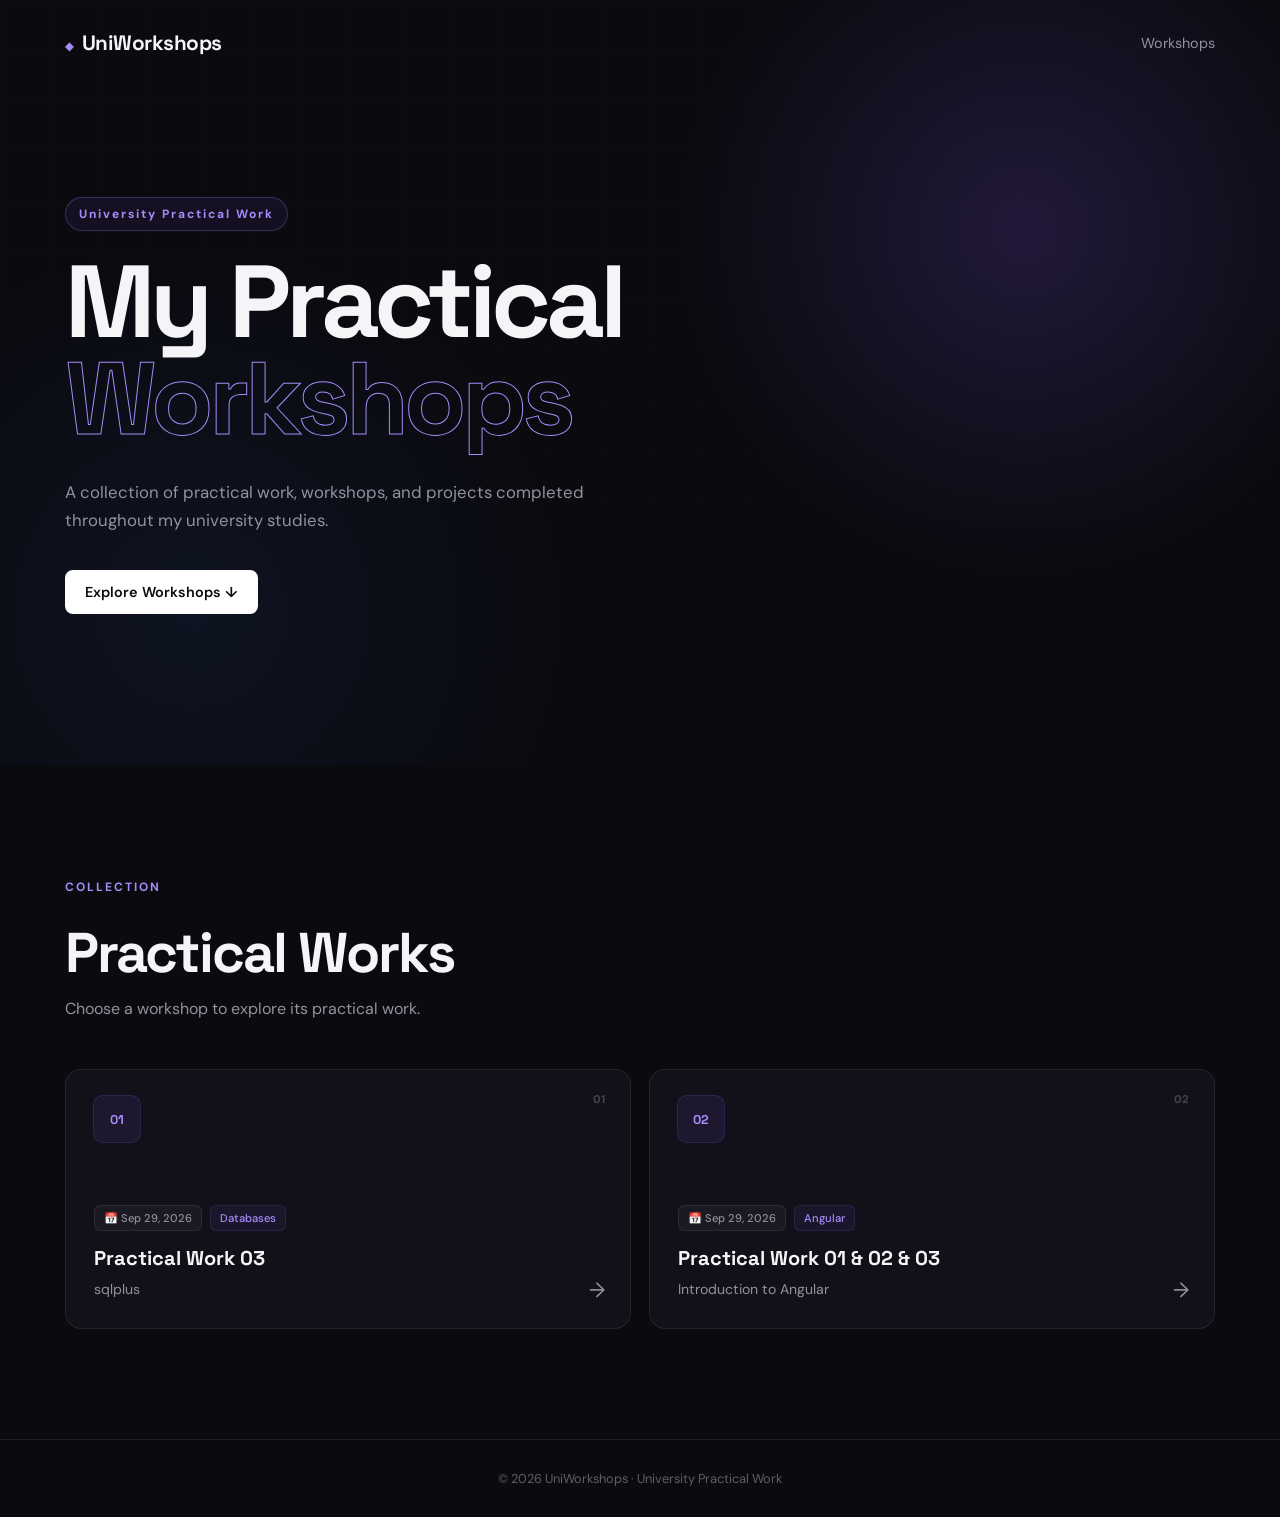
<file: index.html>
<!doctype html>
<html lang="en">
  <head>
    <meta charset="UTF-8" />
    <meta name="viewport" content="width=device-width, initial-scale=1.0" />
    <title>University Workshops</title>
    <link rel="stylesheet" href="style.css" />
  </head>
  <body>
    <header class="hero">
      <nav class="navbar">
        <h1 class="logo">UniWorkshops</h1>
        <a href="#workshops" class="nav-link">Workshops</a>
      </nav>

      <div class="hero-content">
        <span class="badge">University Practical Work</span>
        <h2>My Practical<br /><span>Workshops</span></h2>
        <p>
          A collection of practical work, workshops, and projects completed
          throughout my university studies.
        </p>
        <a href="#workshops" class="btn">Explore Workshops ↓</a>
      </div>
    </header>

    <main id="workshops">
      <section class="workshops-section" id="workshops">
        <div class="section-heading">
          <span class="section-label">COLLECTION</span>

          <h2>Practical Works</h2>

          <p>Choose a workshop to explore its practical work.</p>
        </div>

        <div id="workshops-container" class="workshops-container"></div>
      </section>

      <script src="script.js"></script>
    </main>

    <footer>
      <p>© 2026 UniWorkshops · University Practical Work</p>
    </footer>
  </body>
</html>
</file>
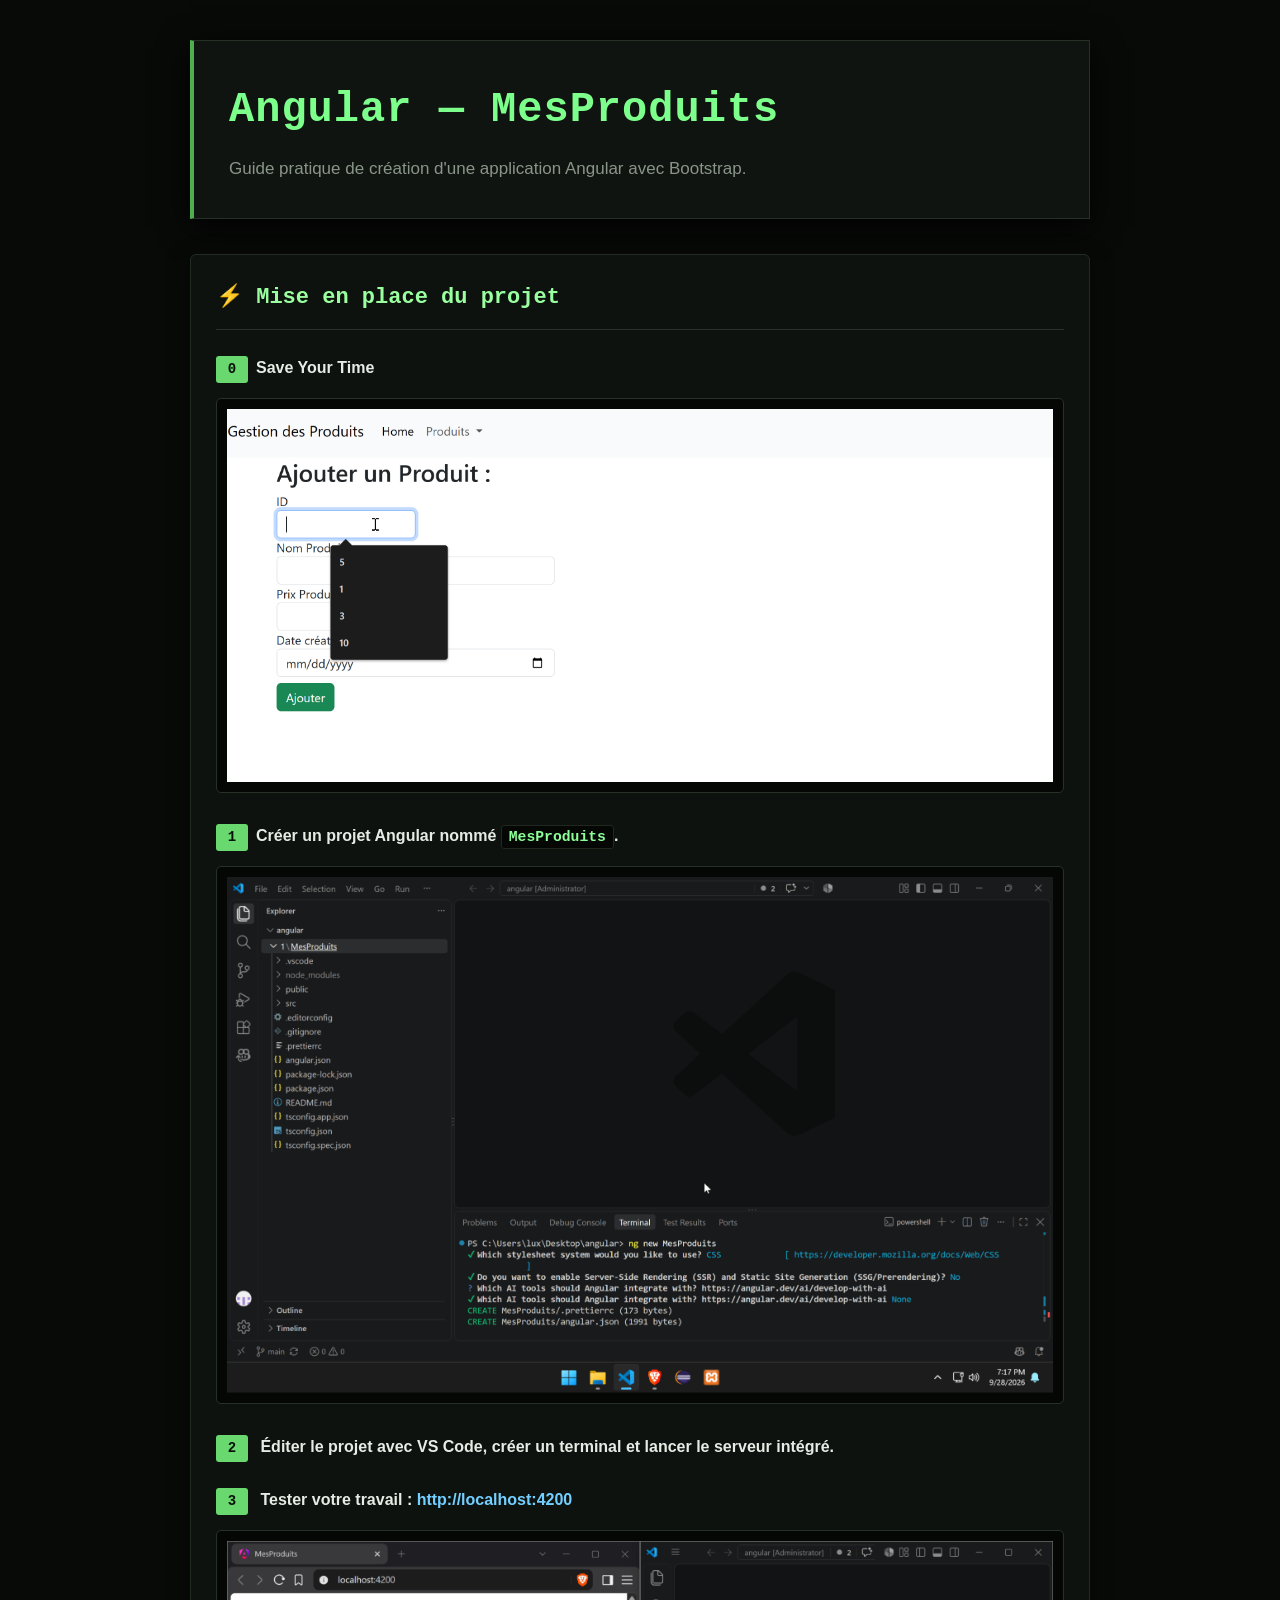
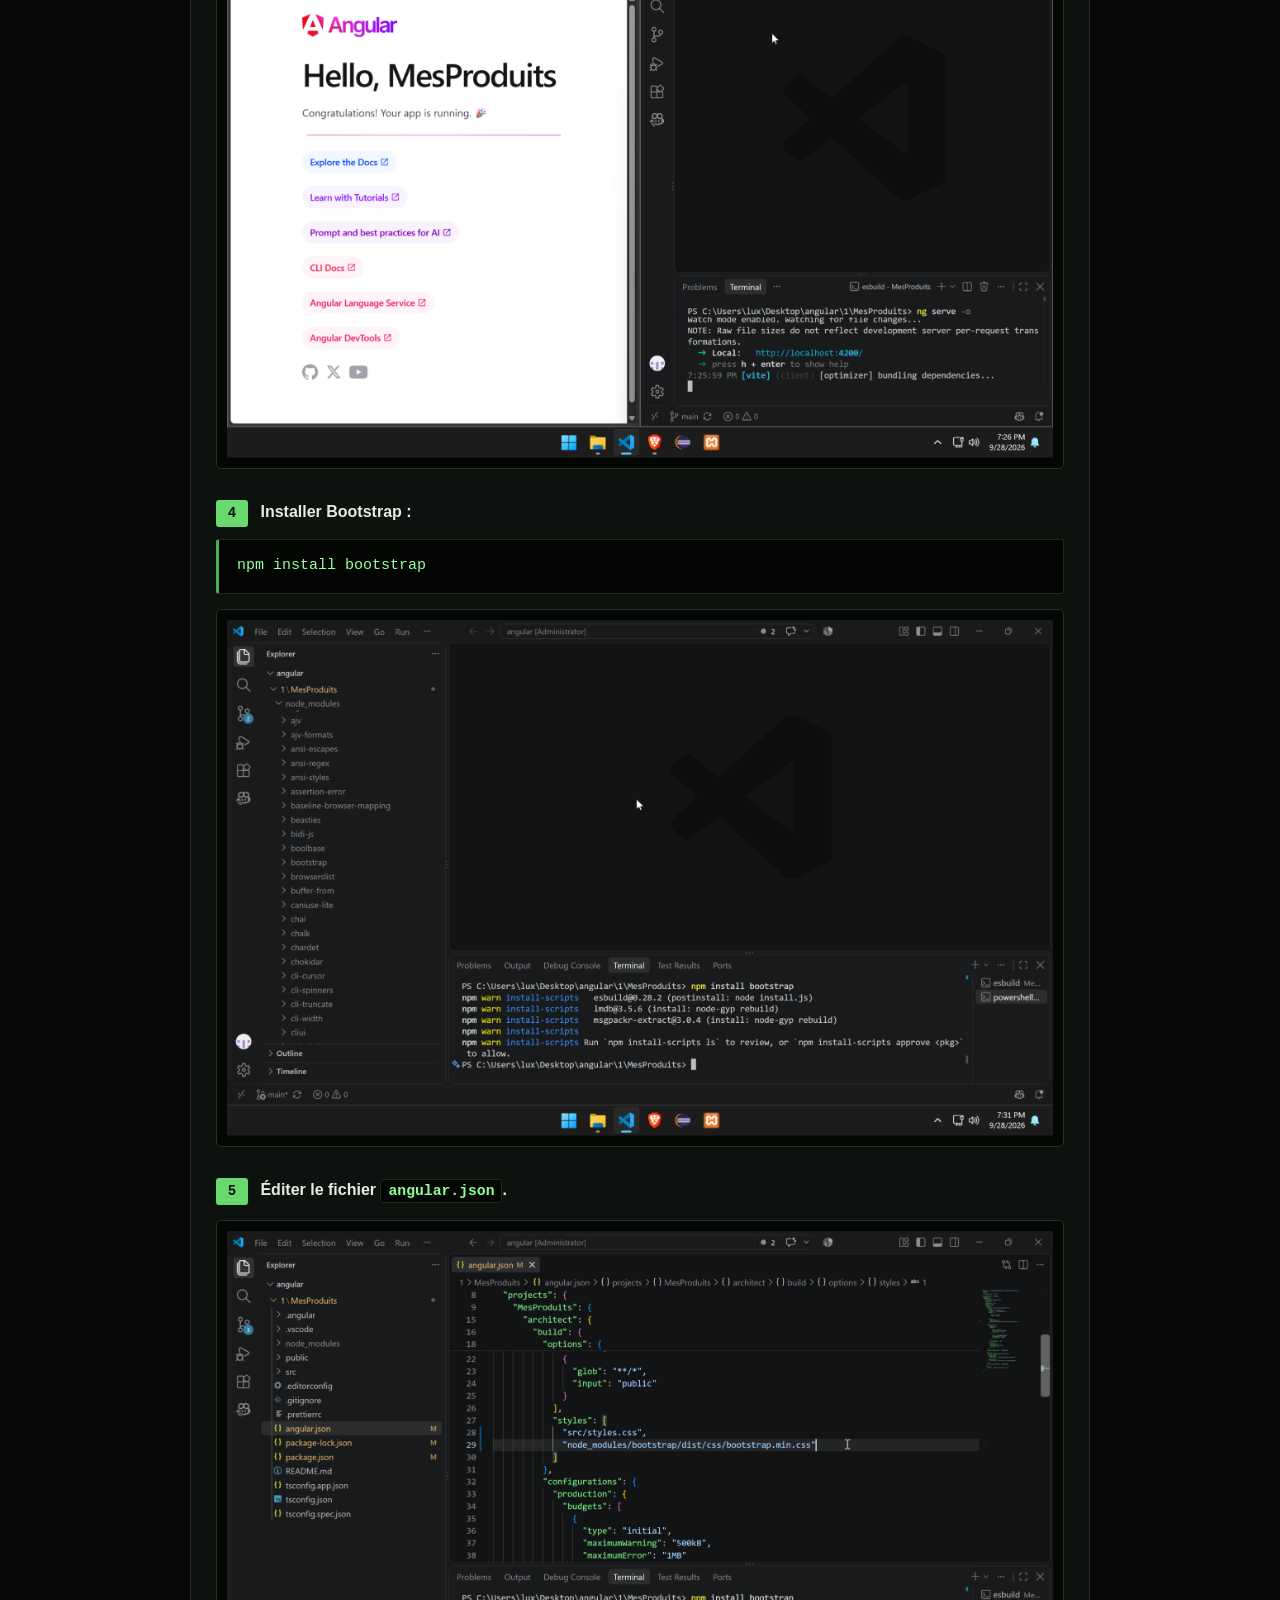
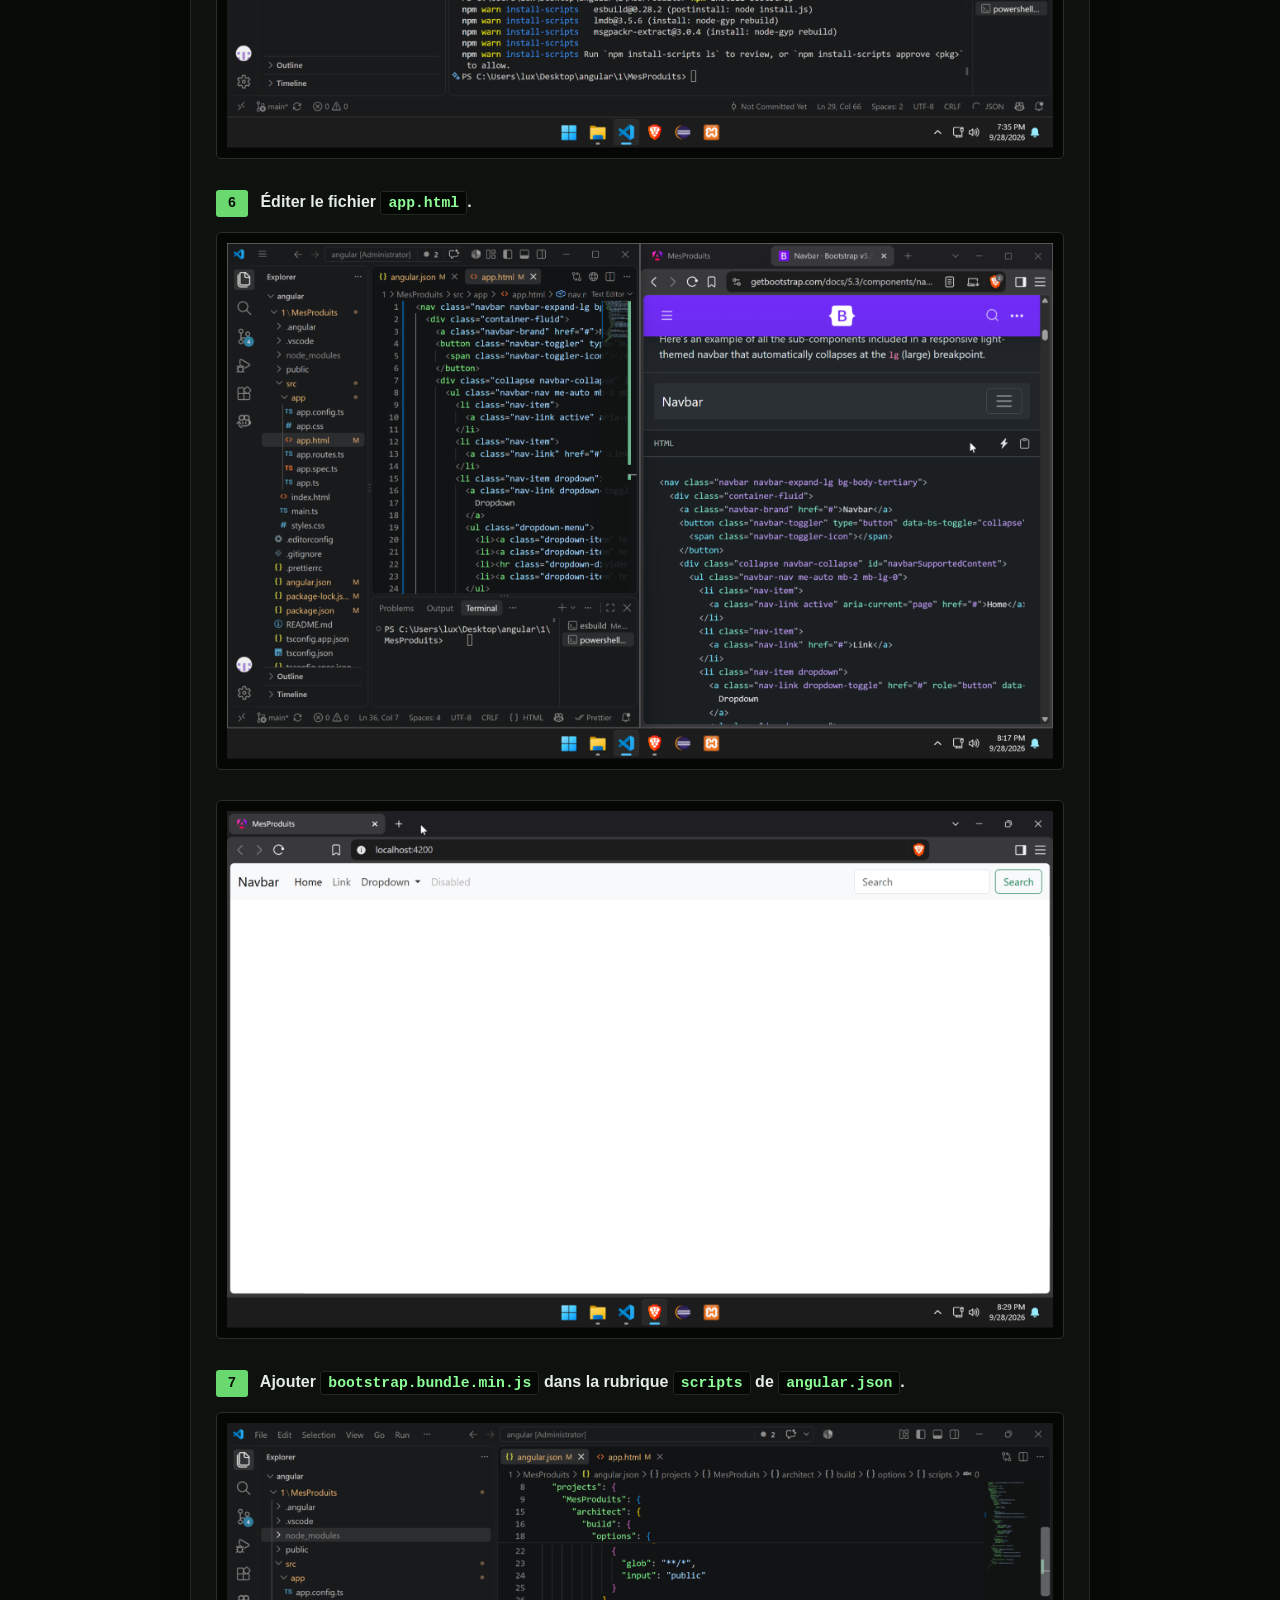
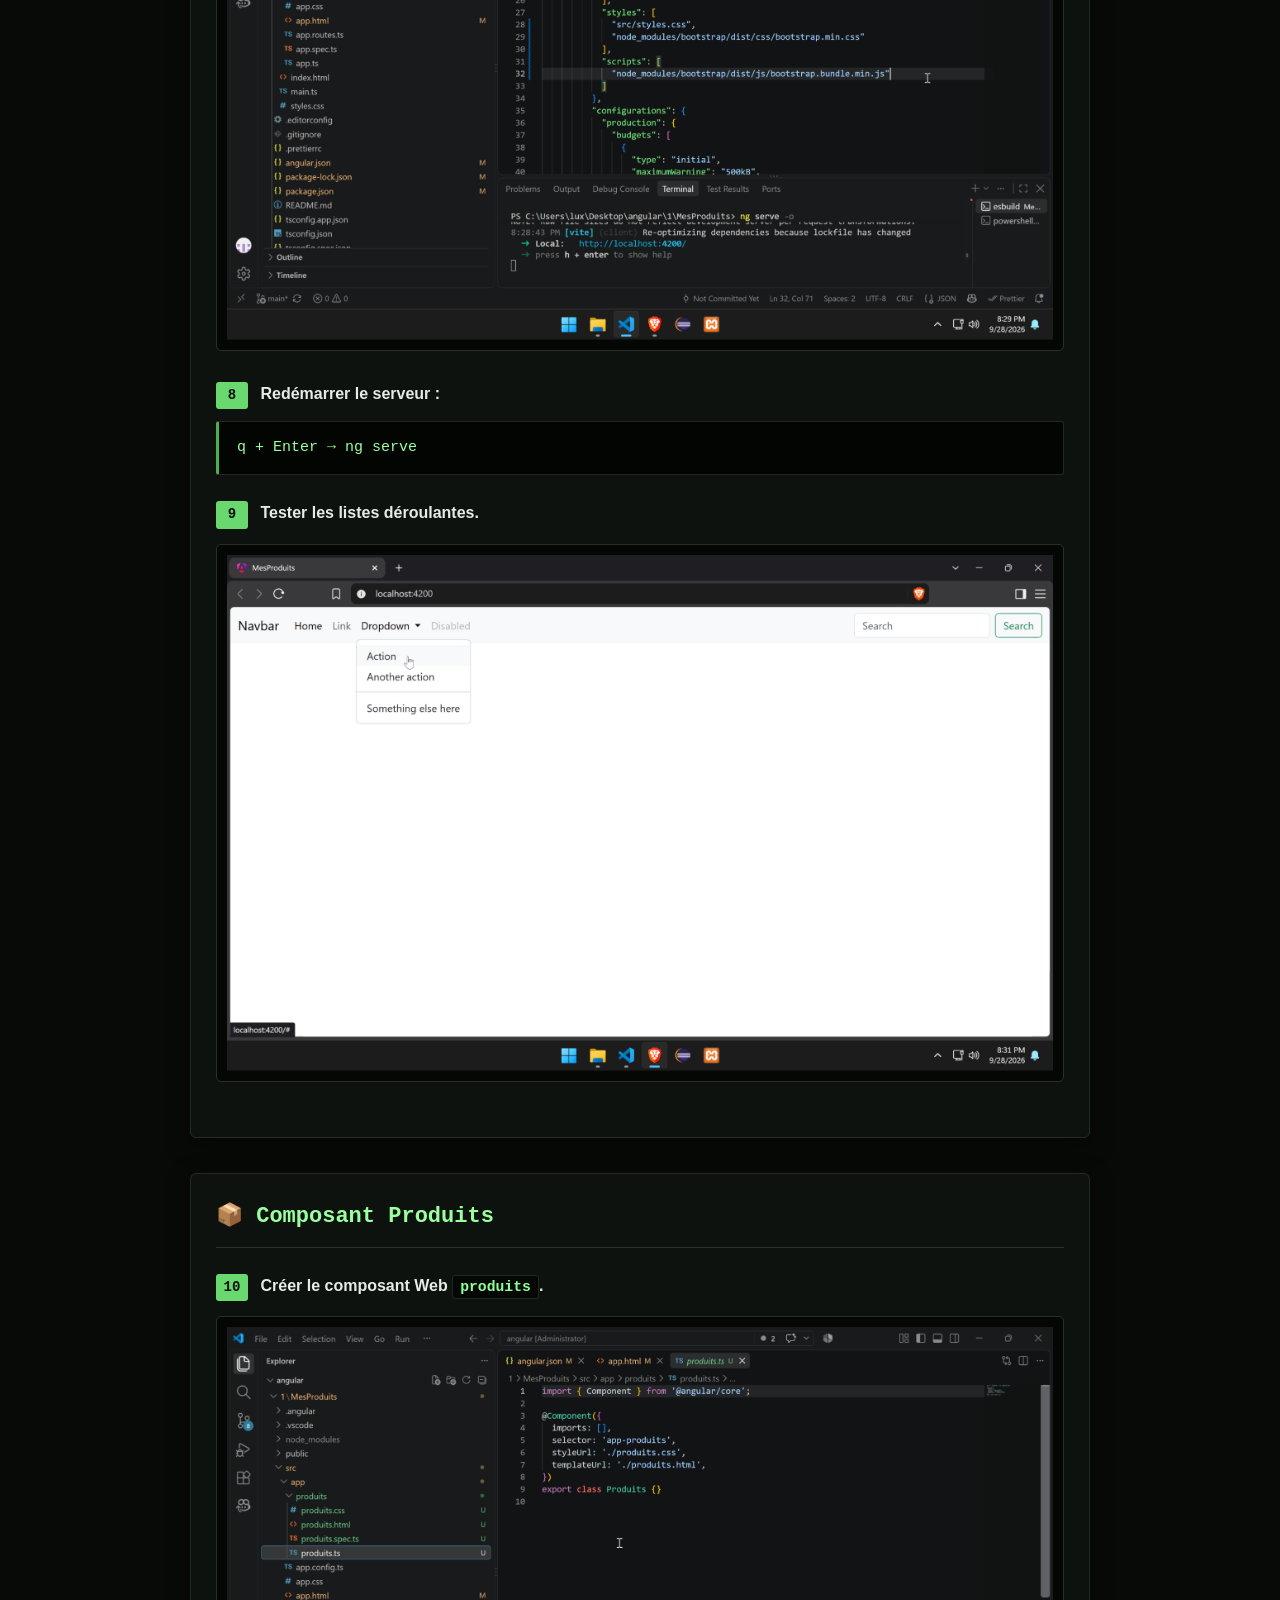
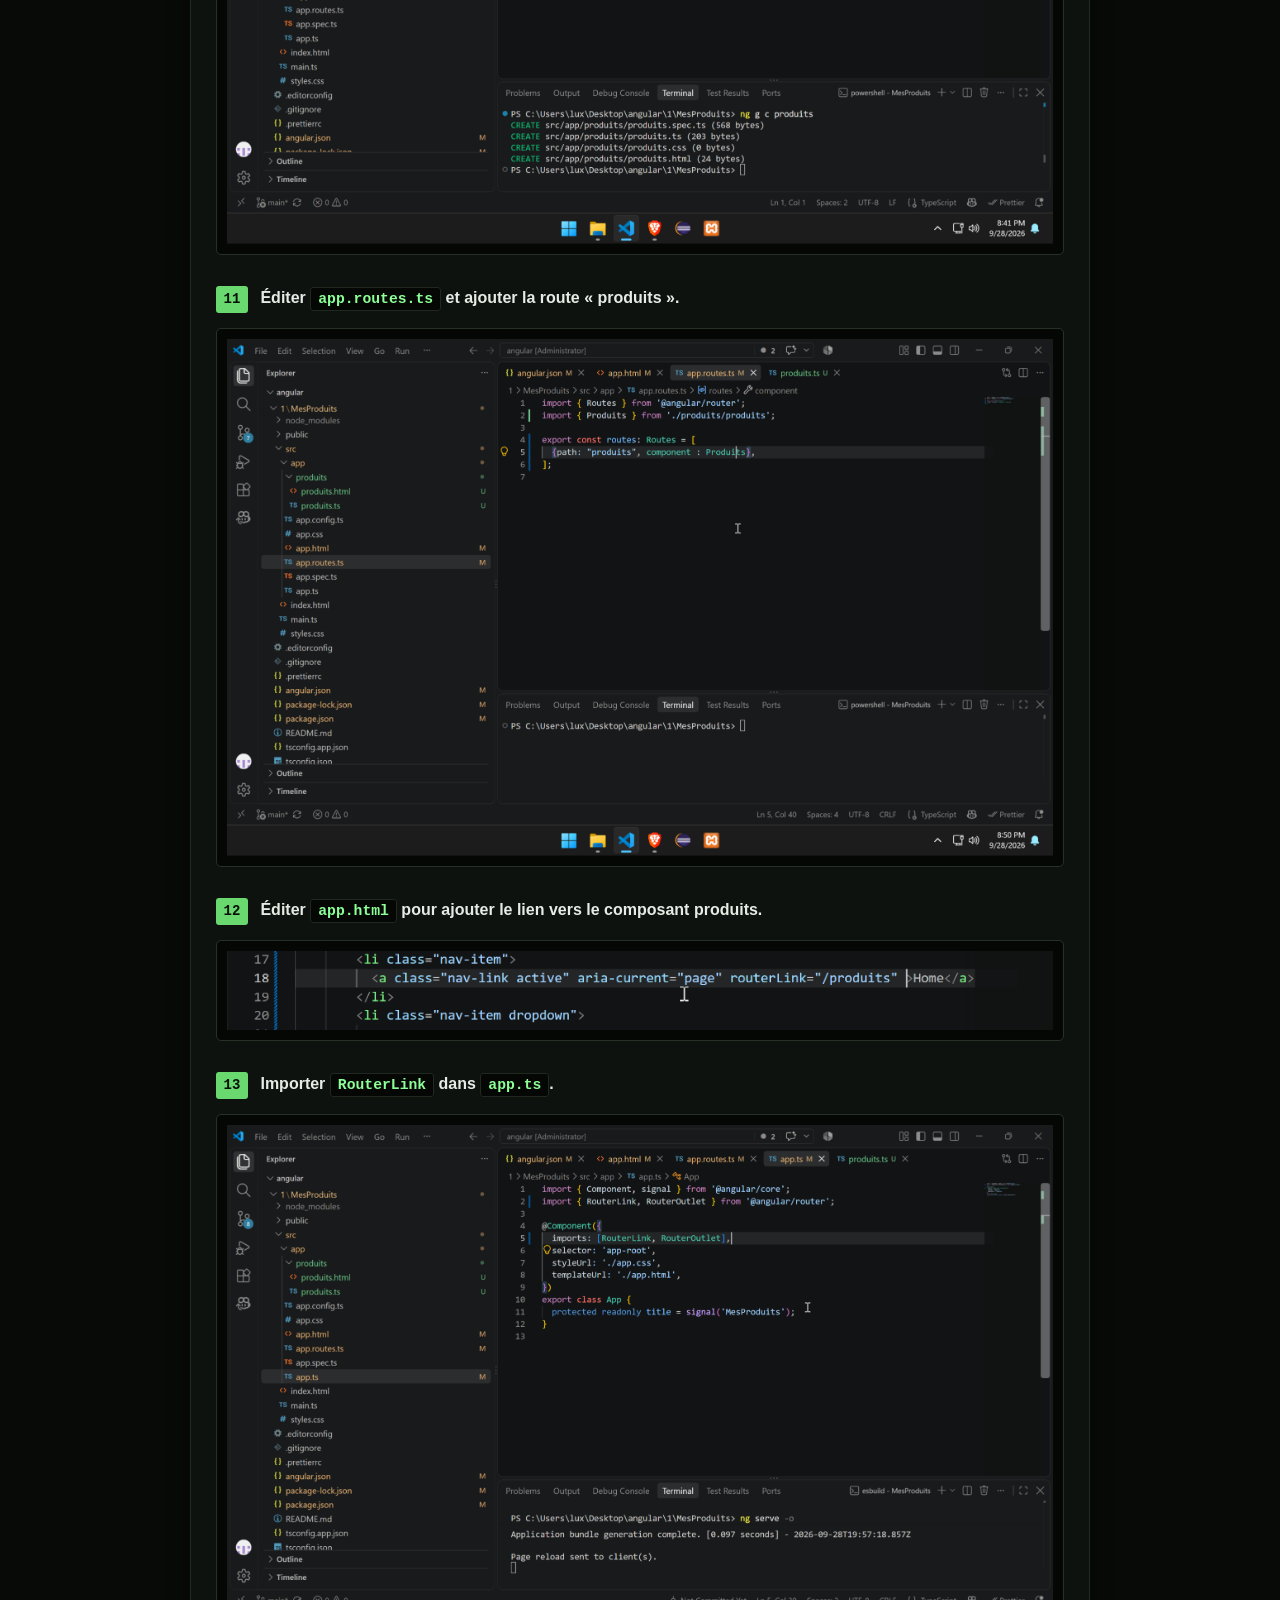
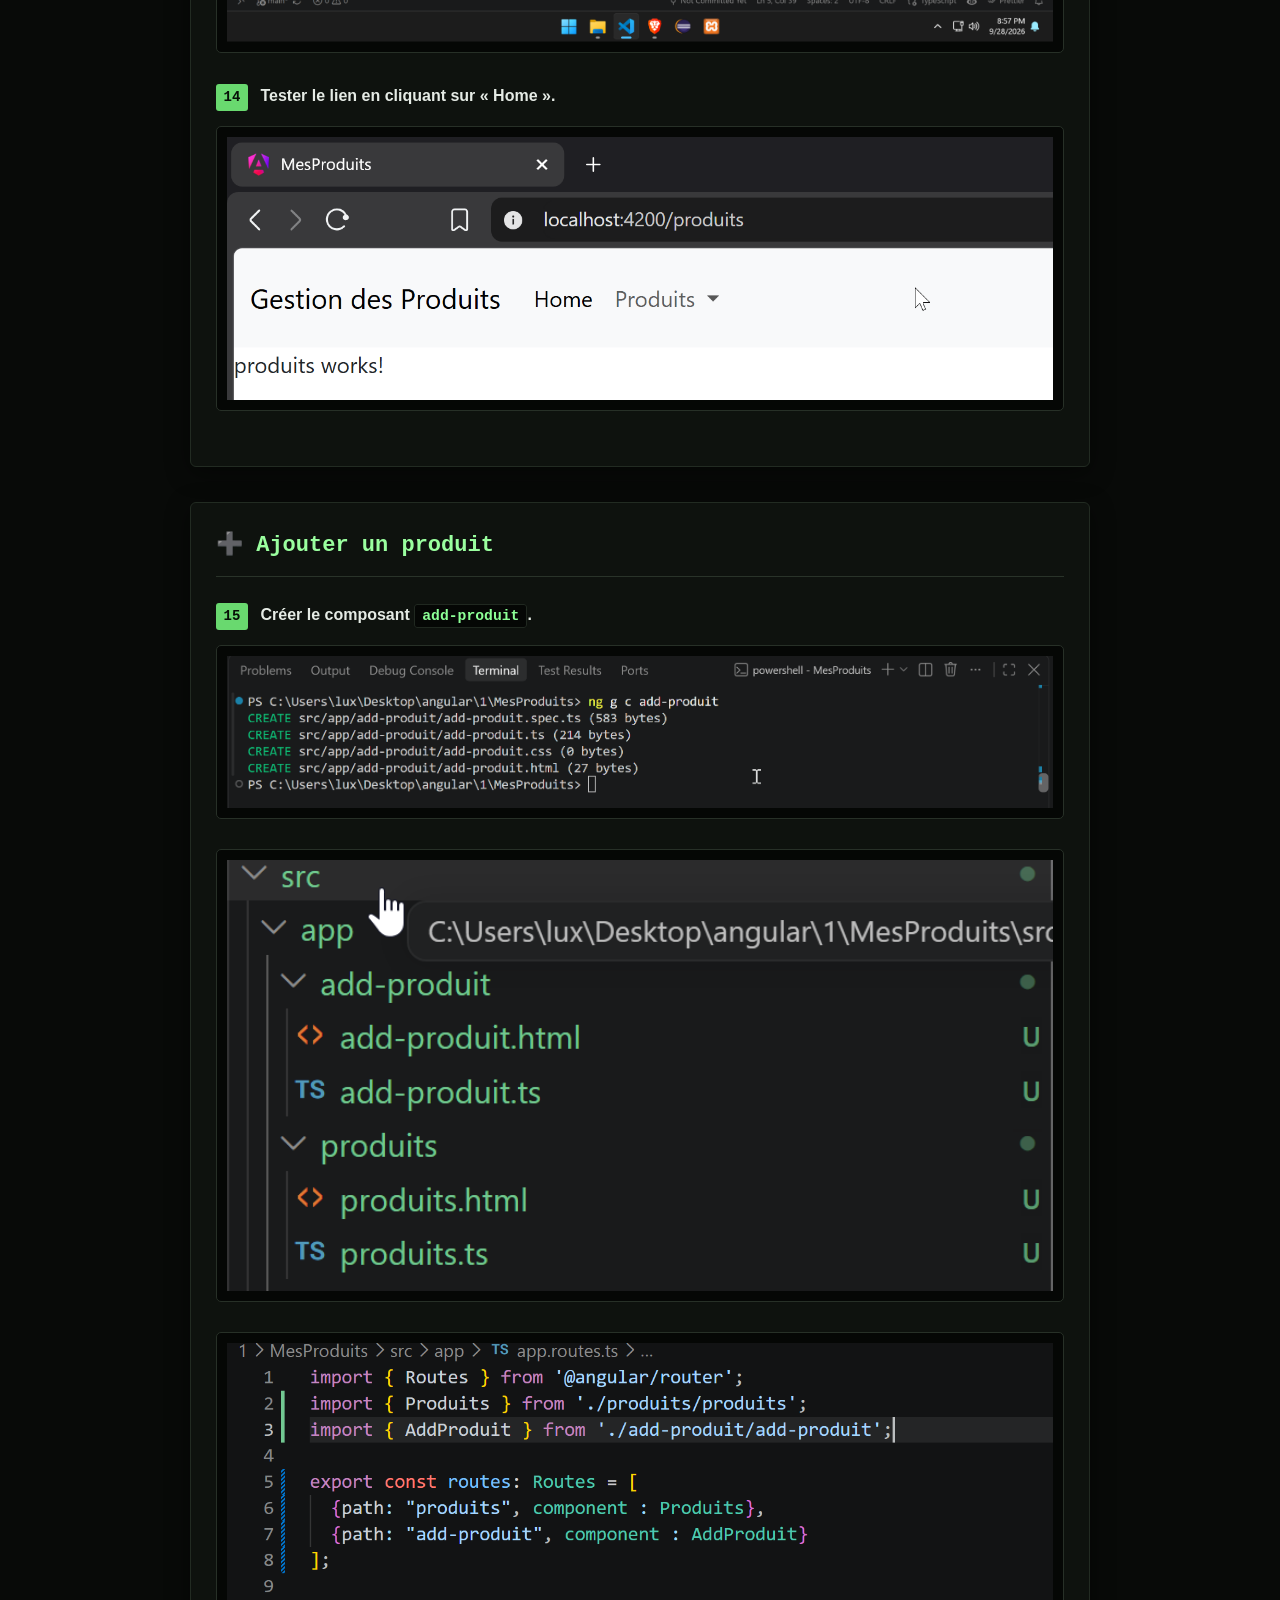
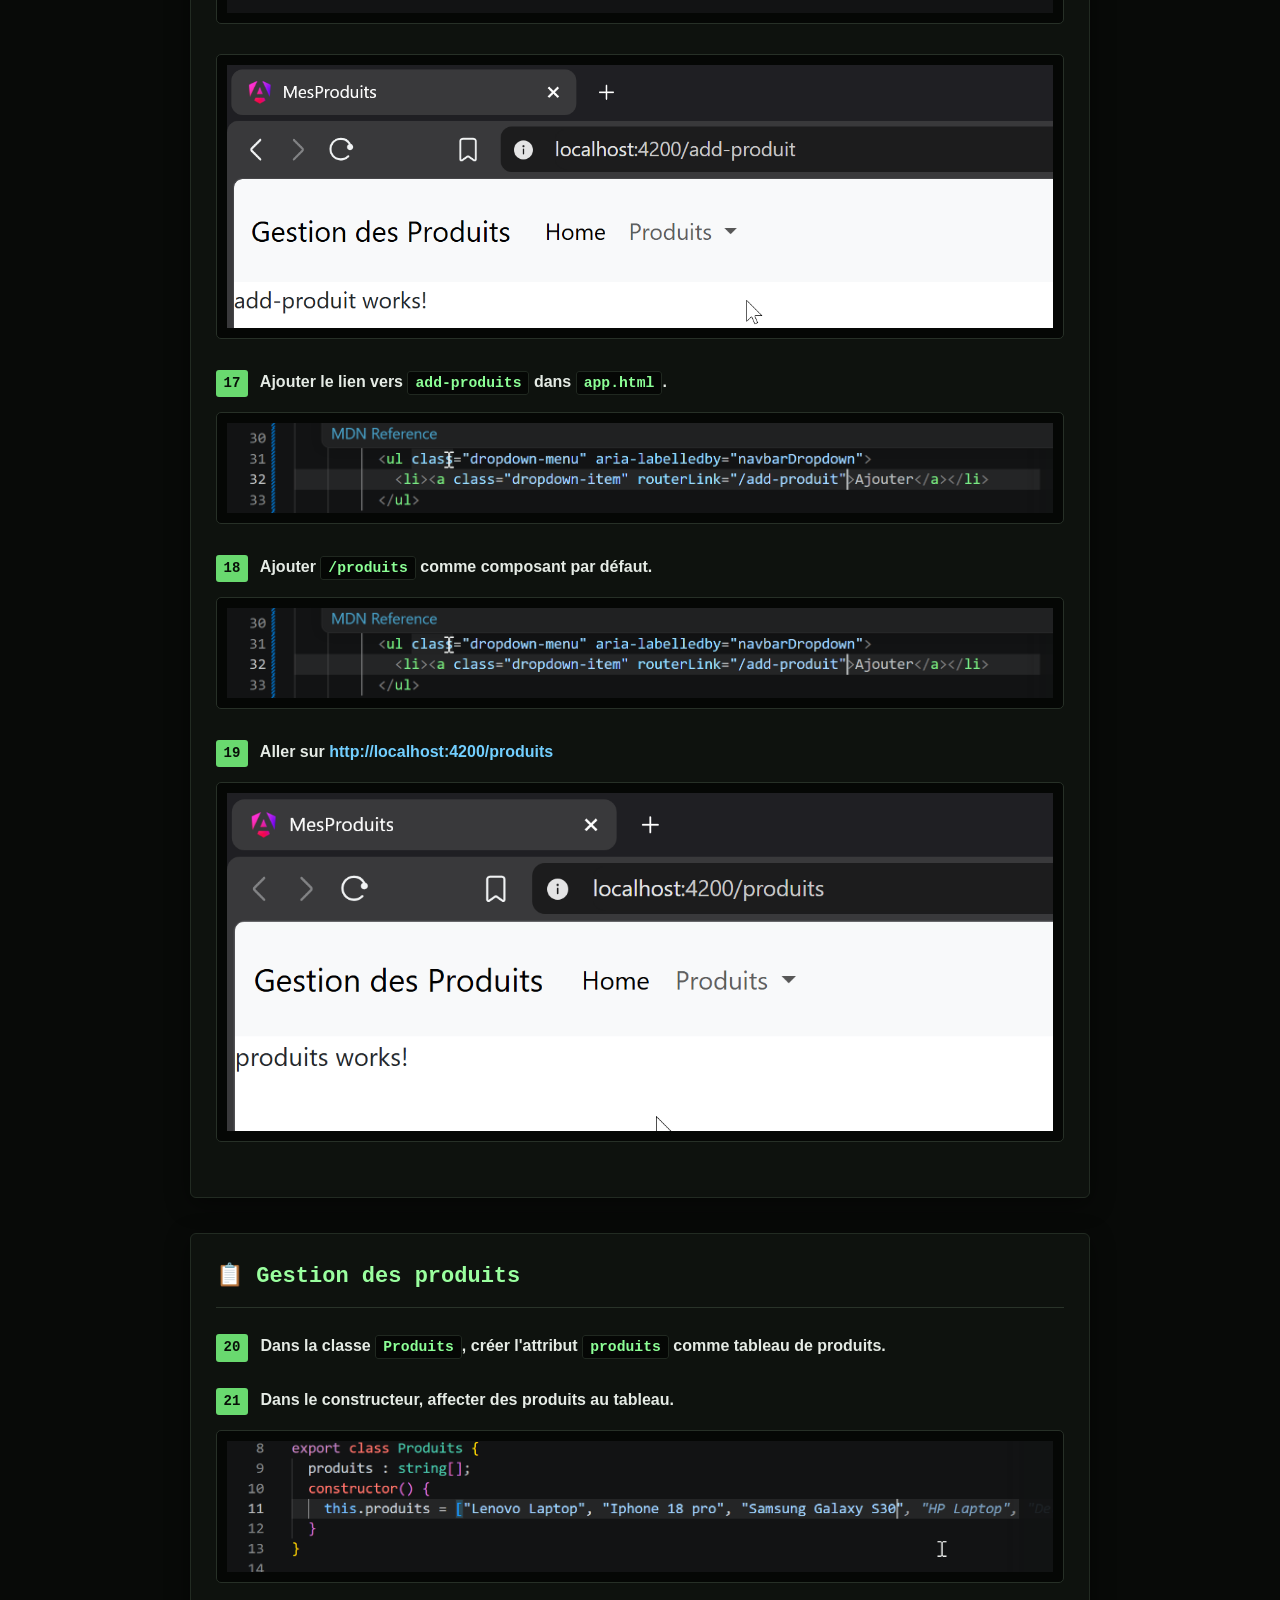
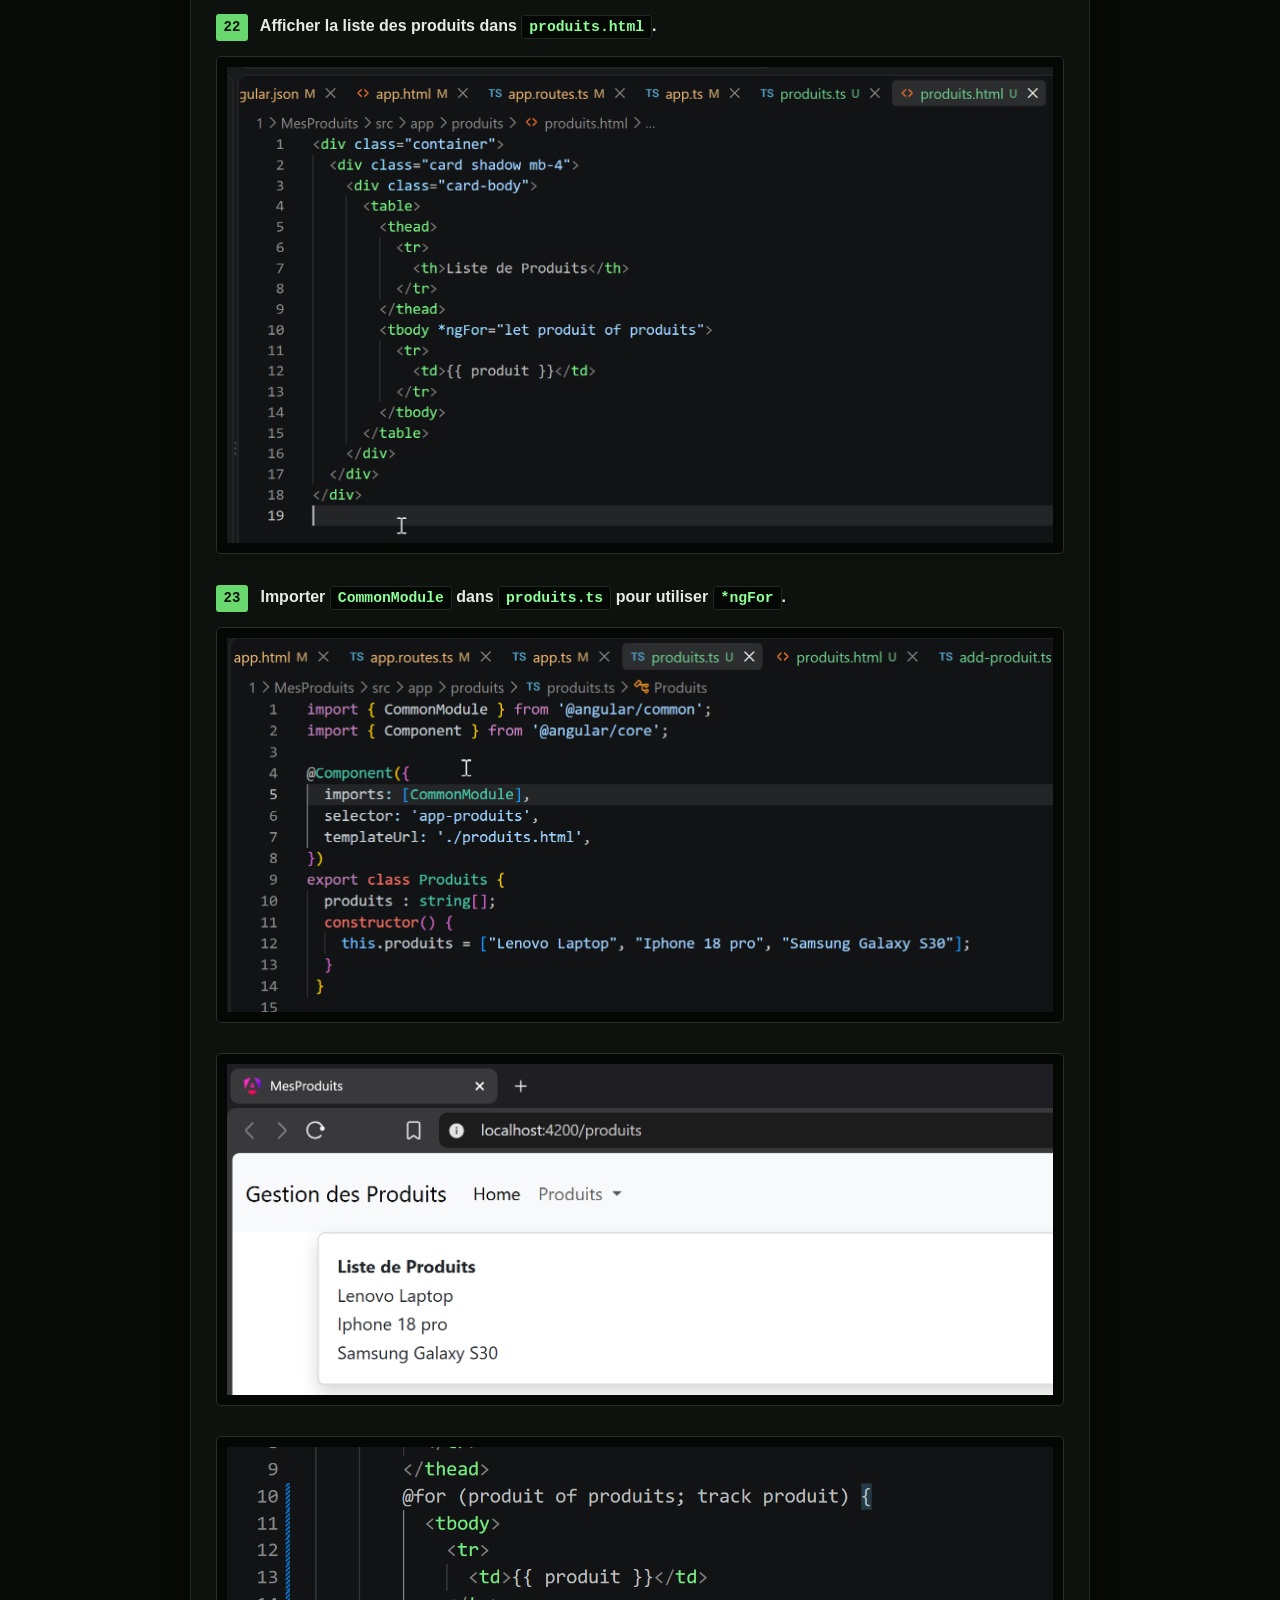
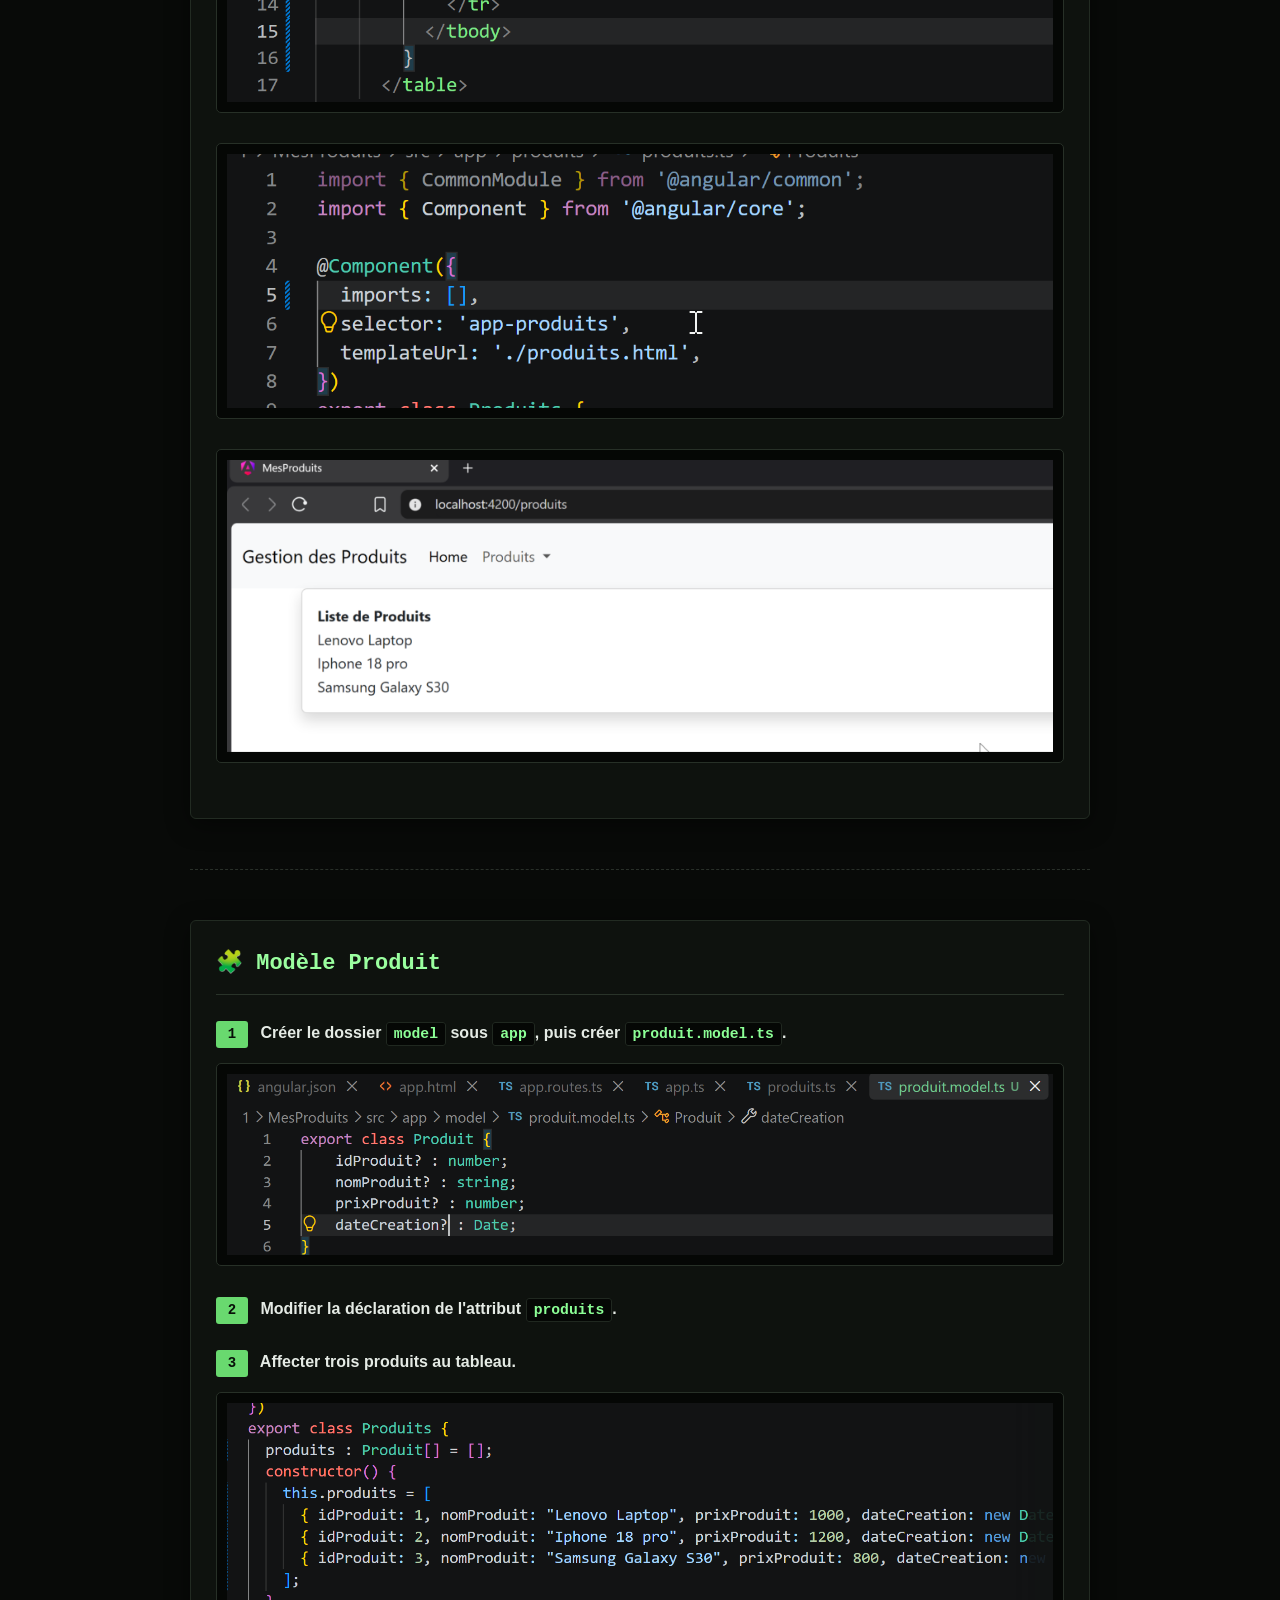
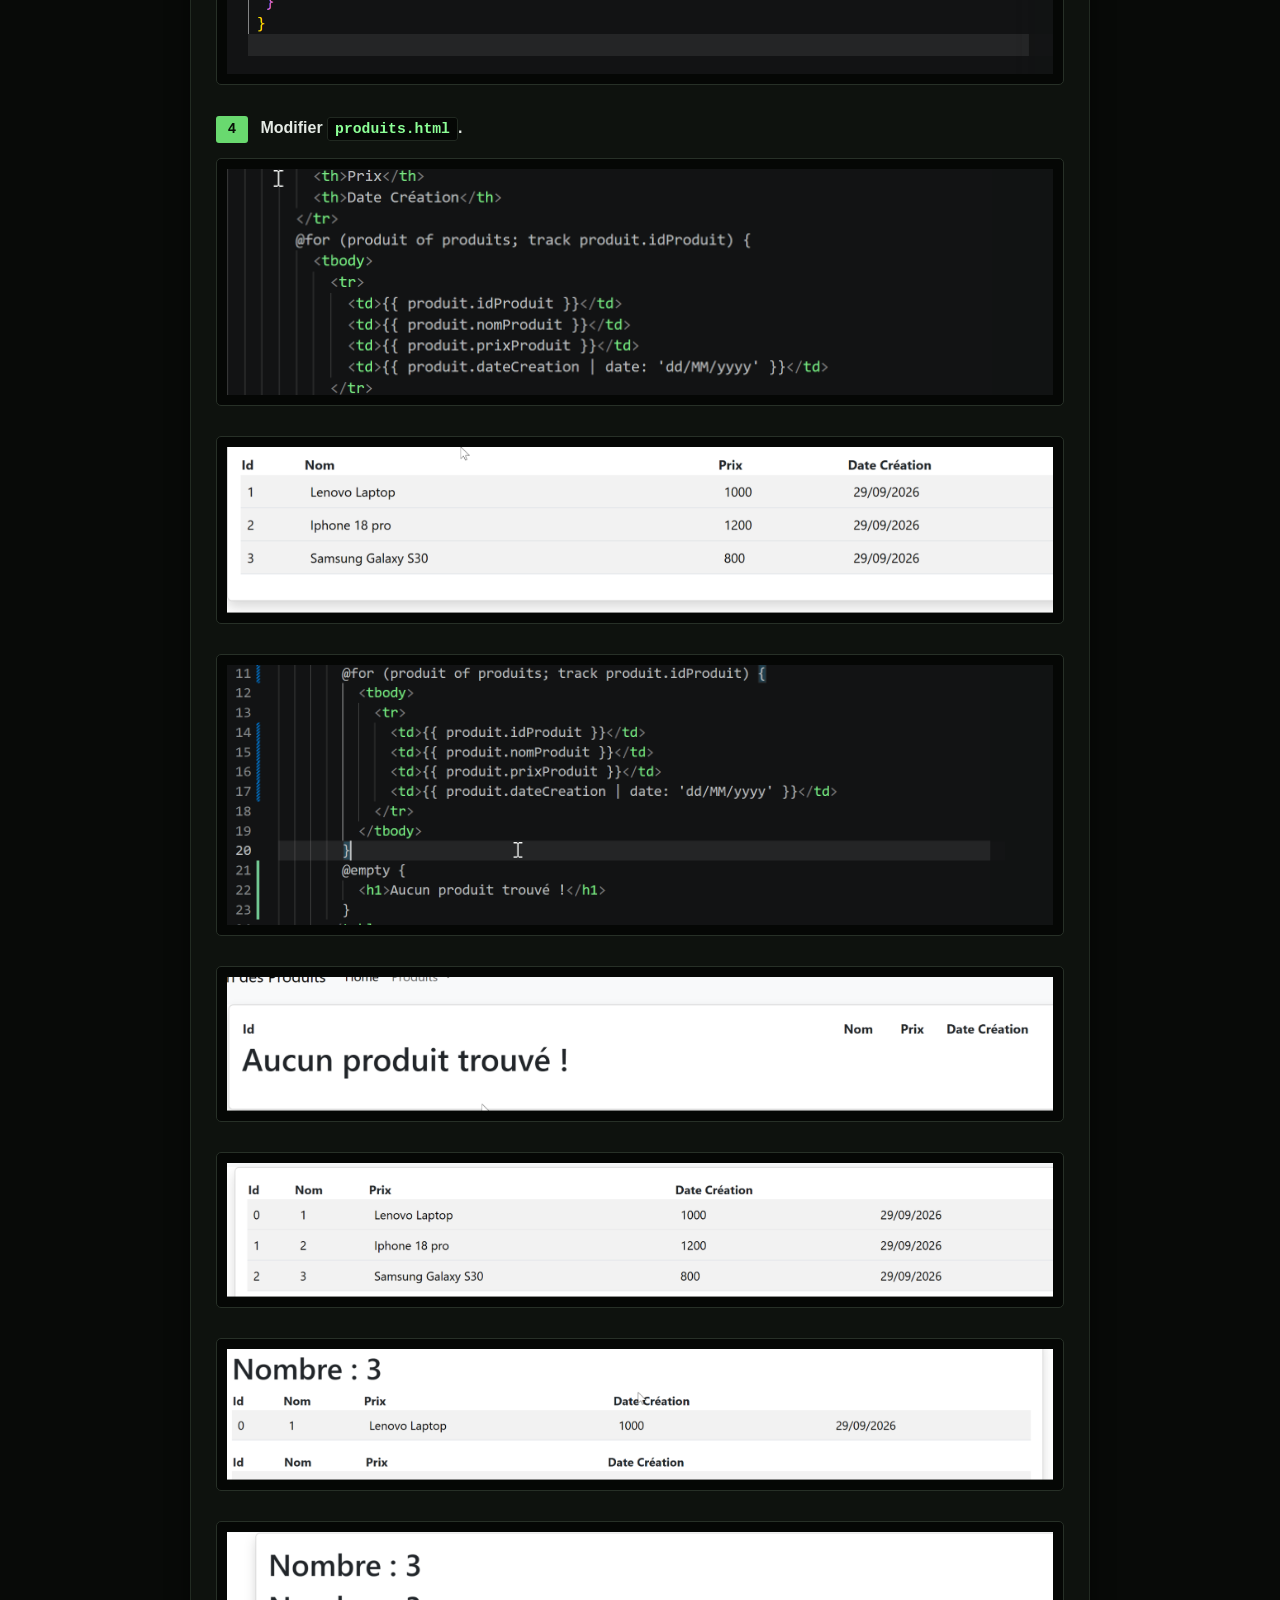
<file: workshops/angular/pw-1-2-3/pw-1-2-3.html>
<!doctype html>
<html lang="fr">
  <head>
    <meta charset="UTF-8" />
    <meta name="viewport" content="width=device-width, initial-scale=1.0" />
    <title>Angular - MesProduits</title>

    <style>
      /* ===== Base ===== */
      * {
        box-sizing: border-box;
      }

      html {
        scroll-behavior: smooth;
      }

      body {
        margin: 0;
        background: #080a08;
        color: #d7e0d7;
        font-family: Arial, Helvetica, sans-serif;
        font-size: 16px;
        line-height: 1.65;
      }

      /* ===== Main document ===== */
      main {
        width: min(900px, calc(100% - 32px));
        margin: 40px auto;
      }

      /* ===== Header ===== */
      header {
        padding: 35px;
        margin-bottom: 35px;
        background: #101410;
        border: 1px solid #263026;
        border-left: 4px solid #4caf50;
        box-shadow: 0 8px 30px #000;
      }

      header h1 {
        margin: 0;
        color: #7cff8b;
        font-family: "Courier New", Courier, monospace;
        font-size: clamp(28px, 5vw, 42px);
        letter-spacing: 1px;
      }

      header p {
        margin: 10px 0 0;
        color: #899589;
        font-size: 17px;
      }

      /* ===== Sections ===== */
      section {
        margin: 35px 0;
        padding: 25px;
        background: #0e120e;
        border: 1px solid #222b22;
        border-radius: 6px;
        box-shadow: 0 6px 25px rgba(0, 0, 0, 0.45);
      }

      section h2 {
        margin: 0 0 25px;
        padding-bottom: 12px;
        color: #9aff9f;
        font-family: "Courier New", Courier, monospace;
        font-size: 22px;
        border-bottom: 1px solid #293329;
      }

      /* ===== Steps ===== */
      .step {
        margin: 25px 0 10px;
        color: #e5ebe5;
        font-weight: bold;
        font-size: 16px;
      }

      .number {
        display: inline-block;
        min-width: 32px;
        margin-right: 8px;
        padding: 2px 7px;
        color: #081008;
        background: #69d96f;
        border-radius: 3px;
        font-family: "Courier New", Courier, monospace;
        font-size: 14px;
        text-align: center;
      }

      /* ===== Images ===== */
      figure {
        margin: 15px 0 30px;
        padding: 10px;
        background: #050705;
        border: 1px solid #273027;
        border-radius: 5px;
        overflow: hidden;
      }

      figure img {
        display: block;
        width: 100%;
        max-width: 100%;
        height: auto;
        margin: auto;
      }

      /* ===== Code / commands ===== */
      code {
        padding: 3px 7px;
        color: #8cff96;
        background: #050705;
        border: 1px solid #202820;
        border-radius: 3px;
        font-family: "Courier New", Courier, monospace;
        font-size: 0.92em;
      }

      .command {
        display: block;
        margin: 12px 0;
        padding: 14px 18px;
        color: #9aff9f;
        background: #030503;
        border-left: 3px solid #4caf50;
        font-family: "Courier New", Courier, monospace;
        font-size: 15px;
        overflow-x: auto;
      }

      /* ===== Links ===== */
      a {
        color: #72cfff;
        text-decoration: none;
      }

      a:hover {
        color: #a5e4ff;
        text-decoration: underline;
      }

      /* ===== Notes ===== */
      .note {
        margin: 20px 0;
        padding: 14px 18px;
        color: #d8d0a0;
        background: #141308;
        border-left: 3px solid #b5a447;
      }

      /* ===== Page breaks ===== */
      .page-break {
        height: 1px;
        margin: 50px 0;
        border-top: 1px dashed #293029;
        page-break-before: always;
      }

      /* ===== Footer ===== */
      footer {
        padding: 30px 0 50px;
        color: #566056;
        font-family: "Courier New", Courier, monospace;
        font-size: 13px;
        text-align: center;
      }

      /* ===== Mobile ===== */
      @media (max-width: 600px) {
        main {
          width: calc(100% - 20px);
          margin: 15px auto;
        }

        header,
        section {
          padding: 18px;
        }

        section h2 {
          font-size: 19px;
        }

        body {
          font-size: 15px;
        }

        .step {
          font-size: 15px;
        }
      }

      /* ===== Printing ===== */
      @media print {
        body {
          color: #000;
          background: #fff;
        }

        section,
        header {
          background: #fff;
          box-shadow: none;
          border-color: #ccc;
        }

        header h1,
        section h2 {
          color: #000;
        }
      }
    </style>
  </head>

  <body>
    <main>
      <header>
        <h1>Angular — MesProduits</h1>
        <p>
          Guide pratique de création d'une application Angular avec Bootstrap.
        </p>
      </header>

      <section>
        <h2>⚡ Mise en place du projet</h2>

        <p class="step">
          <span class="number">0</span>Save Your Time
        </p>
        <figure>
          <img src="images/141.gif" alt="Time Saving GIF" />
        </figure>

        <p class="step">
          <span class="number">1</span>Créer un projet Angular nommé
          <code>MesProduits</code>.
        </p>
        <figure>
          <img src="images/image15.png" alt="Création du projet Angular" />
        </figure>

        <p class="step">
          <span class="number">2</span>
          Éditer le projet avec VS Code, créer un terminal et lancer le serveur
          intégré.
        </p>

        <p class="step">
          <span class="number">3</span>
          Tester votre travail :
          <a href="http://localhost:4200">http://localhost:4200</a>
        </p>

        <figure><img src="images/image33.png" alt="Serveur Angular" /></figure>

        <p class="step">
          <span class="number">4</span>
          Installer Bootstrap :
        </p>

        <code class="command">npm install bootstrap</code>

        <figure>
          <img src="images/image6.png" alt="Installation de Bootstrap" />
        </figure>

        <p class="step">
          <span class="number">5</span>
          Éditer le fichier <code>angular.json</code>.
        </p>

        <figure><img src="images/image26.png" alt="angular.json" /></figure>

        <p class="step">
          <span class="number">6</span>
          Éditer le fichier <code>app.html</code>.
        </p>

        <figure><img src="images/image40.png" alt="app.html" /></figure>
        <figure><img src="images/image32.png" alt="app.html" /></figure>

        <p class="step">
          <span class="number">7</span>
          Ajouter <code>bootstrap.bundle.min.js</code> dans la rubrique
          <code>scripts</code> de <code>angular.json</code>.
        </p>

        <figure>
          <img src="images/image42.png" alt="Bootstrap JavaScript" />
        </figure>

        <p class="step">
          <span class="number">8</span>
          Redémarrer le serveur :
        </p>

        <code class="command">q + Enter → ng serve</code>

        <p class="step">
          <span class="number">9</span>
          Tester les listes déroulantes.
        </p>

        <figure><img src="images/image39.png" alt="Dropdown" /></figure>
      </section>

      <section>
        <h2>📦 Composant Produits</h2>

        <p class="step">
          <span class="number">10</span>
          Créer le composant Web <code>produits</code>.
        </p>

        <figure>
          <img src="images/image3.png" alt="Création du composant produits" />
        </figure>

        <p class="step">
          <span class="number">11</span>
          Éditer <code>app.routes.ts</code> et ajouter la route « produits ».
        </p>

        <figure><img src="images/image37.png" alt="Route produits" /></figure>

        <p class="step">
          <span class="number">12</span>
          Éditer <code>app.html</code> pour ajouter le lien vers le composant
          produits.
        </p>

        <figure><img src="images/image22.png" alt="Lien produits" /></figure>

        <p class="step">
          <span class="number">13</span>
          Importer <code>RouterLink</code> dans <code>app.ts</code>.
        </p>

        <figure><img src="images/image23.png" alt="RouterLink" /></figure>

        <p class="step">
          <span class="number">14</span>
          Tester le lien en cliquant sur « Home ».
        </p>

        <figure><img src="images/image13.png" alt="Page Home" /></figure>
      </section>

      <section>
        <h2>➕ Ajouter un produit</h2>

        <p class="step">
          <span class="number">15</span>
          Créer le composant <code>add-produit</code>.
        </p>

        <figure><img src="images/image4.png" alt="" /></figure>
        <figure><img src="images/image28.png" alt="" /></figure>
        <figure><img src="images/image5.png" alt="" /></figure>
        <figure><img src="images/image9.png" alt="" /></figure>

        <p class="step">
          <span class="number">17</span>
          Ajouter le lien vers <code>add-produits</code> dans
          <code>app.html</code>.
        </p>

        <figure><img src="images/image35.png" alt="" /></figure>

        <p class="step">
          <span class="number">18</span>
          Ajouter <code>/produits</code> comme composant par défaut.
        </p>

        <figure><img src="images/image35.png" alt="" /></figure>

        <p class="step">
          <span class="number">19</span>
          Aller sur
          <a href="http://localhost:4200/produits">
            http://localhost:4200/produits
          </a>
        </p>

        <figure><img src="images/image1.png" alt="" /></figure>
      </section>

      <section>
        <h2>📋 Gestion des produits</h2>

        <p class="step">
          <span class="number">20</span>
          Dans la classe <code>Produits</code>, créer l'attribut
          <code>produits</code> comme tableau de produits.
        </p>

        <p class="step">
          <span class="number">21</span>
          Dans le constructeur, affecter des produits au tableau.
        </p>

        <figure><img src="images/image24.png" alt="" /></figure>

        <p class="step">
          <span class="number">22</span>
          Afficher la liste des produits dans <code>produits.html</code>.
        </p>

        <figure><img src="images/image27.png" alt="" /></figure>

        <p class="step">
          <span class="number">23</span>
          Importer <code>CommonModule</code> dans <code>produits.ts</code> pour
          utiliser <code>*ngFor</code>.
        </p>

        <figure><img src="images/image36.png" alt="" /></figure>
        <figure><img src="images/image8.png" alt="" /></figure>
        <figure><img src="images/image31.png" alt="" /></figure>
        <figure><img src="images/image2.png" alt="" /></figure>
        <figure><img src="images/image16.png" alt="" /></figure>
      </section>

      <div class="page-break"></div>

      <section>
        <h2>🧩 Modèle Produit</h2>

        <p class="step">
          <span class="number">1</span>
          Créer le dossier <code>model</code> sous <code>app</code>, puis créer
          <code>produit.model.ts</code>.
        </p>

        <figure><img src="images/image11.png" alt="" /></figure>

        <p class="step">
          <span class="number">2</span>
          Modifier la déclaration de l'attribut <code>produits</code>.
        </p>

        <p class="step">
          <span class="number">3</span>
          Affecter trois produits au tableau.
        </p>

        <figure><img src="images/image43.png" alt="" /></figure>

        <p class="step">
          <span class="number">4</span>
          Modifier <code>produits.html</code>.
        </p>

        <figure><img src="images/image21.png" alt="" /></figure>
        <figure><img src="images/image7.png" alt="" /></figure>
        <figure><img src="images/image38.png" alt="" /></figure>
        <figure><img src="images/image30.png" alt="" /></figure>
        <figure><img src="images/image12.png" alt="" /></figure>
        <figure><img src="images/image41.png" alt="" /></figure>
        <figure><img src="images/image34.png" alt="" /></figure>
        <figure><img src="images/image29.png" alt="" /></figure>
      </section>

      <section>
        <h2>📝 Formulaire d'ajout</h2>

        <p class="step">
          <span class="number">5</span>
          Importer <code>FormsModule</code> dans
          <code>add-produit.ts</code> pour utiliser le Two Way Binding avec
          <code>ngModel</code>.
        </p>

        <p class="step">
          <span class="number">6</span>
          Ajouter l'attribut <code>newProduit</code> à
          <code>AddProduitComponent</code>.
        </p>

        <p class="step">
          <span class="number">7</span>
          Ajouter la méthode <code>addProduit()</code>.
        </p>

        <figure><img src="images/image25.png" alt="" /></figure>

        <p class="step">
          <span class="number">8</span>
          Modifier <code>add-produit.component.html</code>.
        </p>

        <figure><img src="images/image19.png" alt="" /></figure>

        <p class="step"><span class="number">9</span> Étapes 9 &amp; 10.</p>
        <figure><img src="images/image14.png" alt="" /></figure>

        <p class="step"><span class="number">11</span></p>
        <figure><img src="images/image20.png" alt="" /></figure>

        <p class="step"><span class="number">12</span></p>
        <figure><img src="images/image20.png" alt="" /></figure>
      </section>

      <section>
        <h2>🗑️ Modifier et supprimer</h2>

        <p class="step">
          <span class="number">1</span>
          Ajouter un lien pour supprimer un produit.
        </p>

        <figure><img src="images/image10.gif" alt="" /></figure>

        <p class="step">
          <span class="number">2</span>
          Ajouter un formulaire pour modifier un produit.
        </p>

        <figure><img src="images/image17.gif" alt="" /></figure>

        <p class="step">
          <span class="number">3</span>
          Transmettre des paramètres avec <code>ActivatedRoute</code>.
        </p>

        <p class="step">
          <span class="number">4</span>
          Naviguer entre les pages avec <code>Router</code>.
        </p>

        <p class="step">
          <span class="number">5</span>
          Cacher le champ ID Produit ou le rendre <code>Read Only</code>.
        </p>

        <figure><img src="images/image18.gif" alt="" /></figure>
      </section>

      <footer>Angular · MesProduits · Guide pratique</footer>
    </main>
  </body>
</html>
</file>
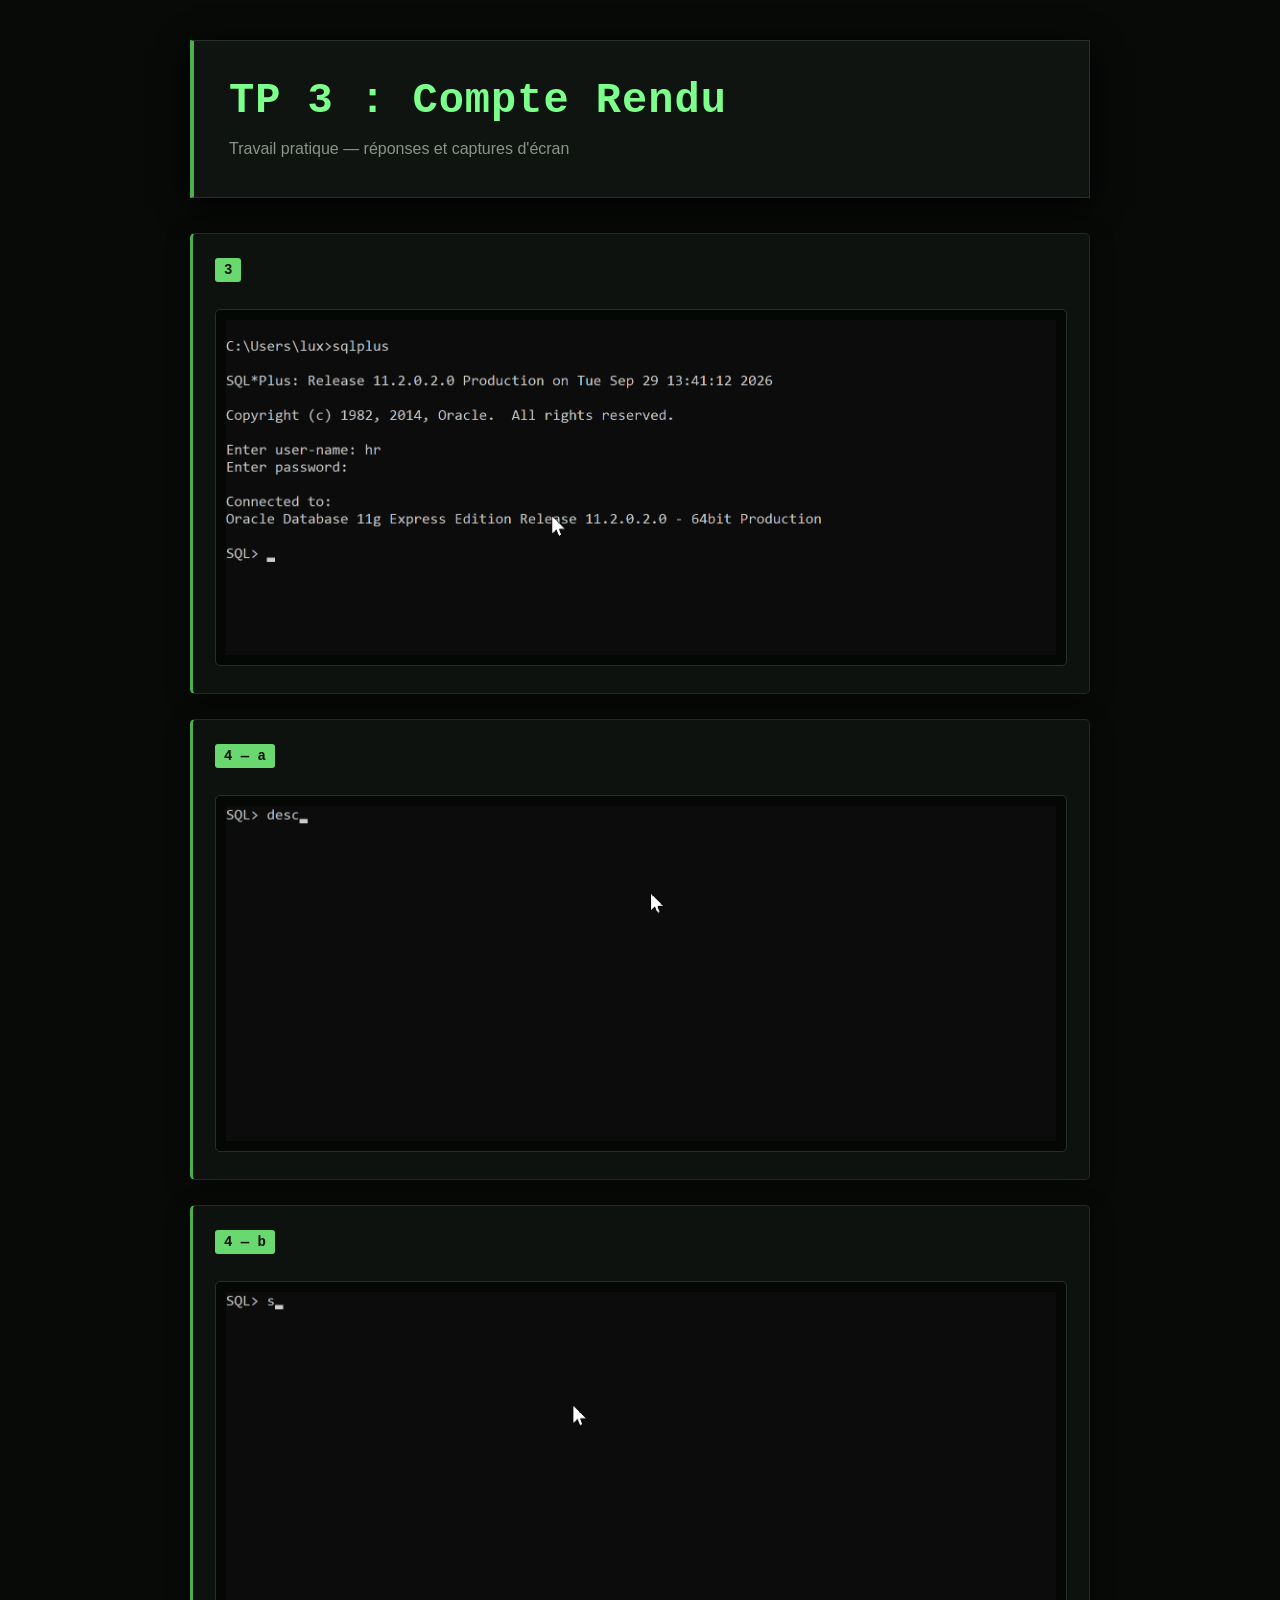
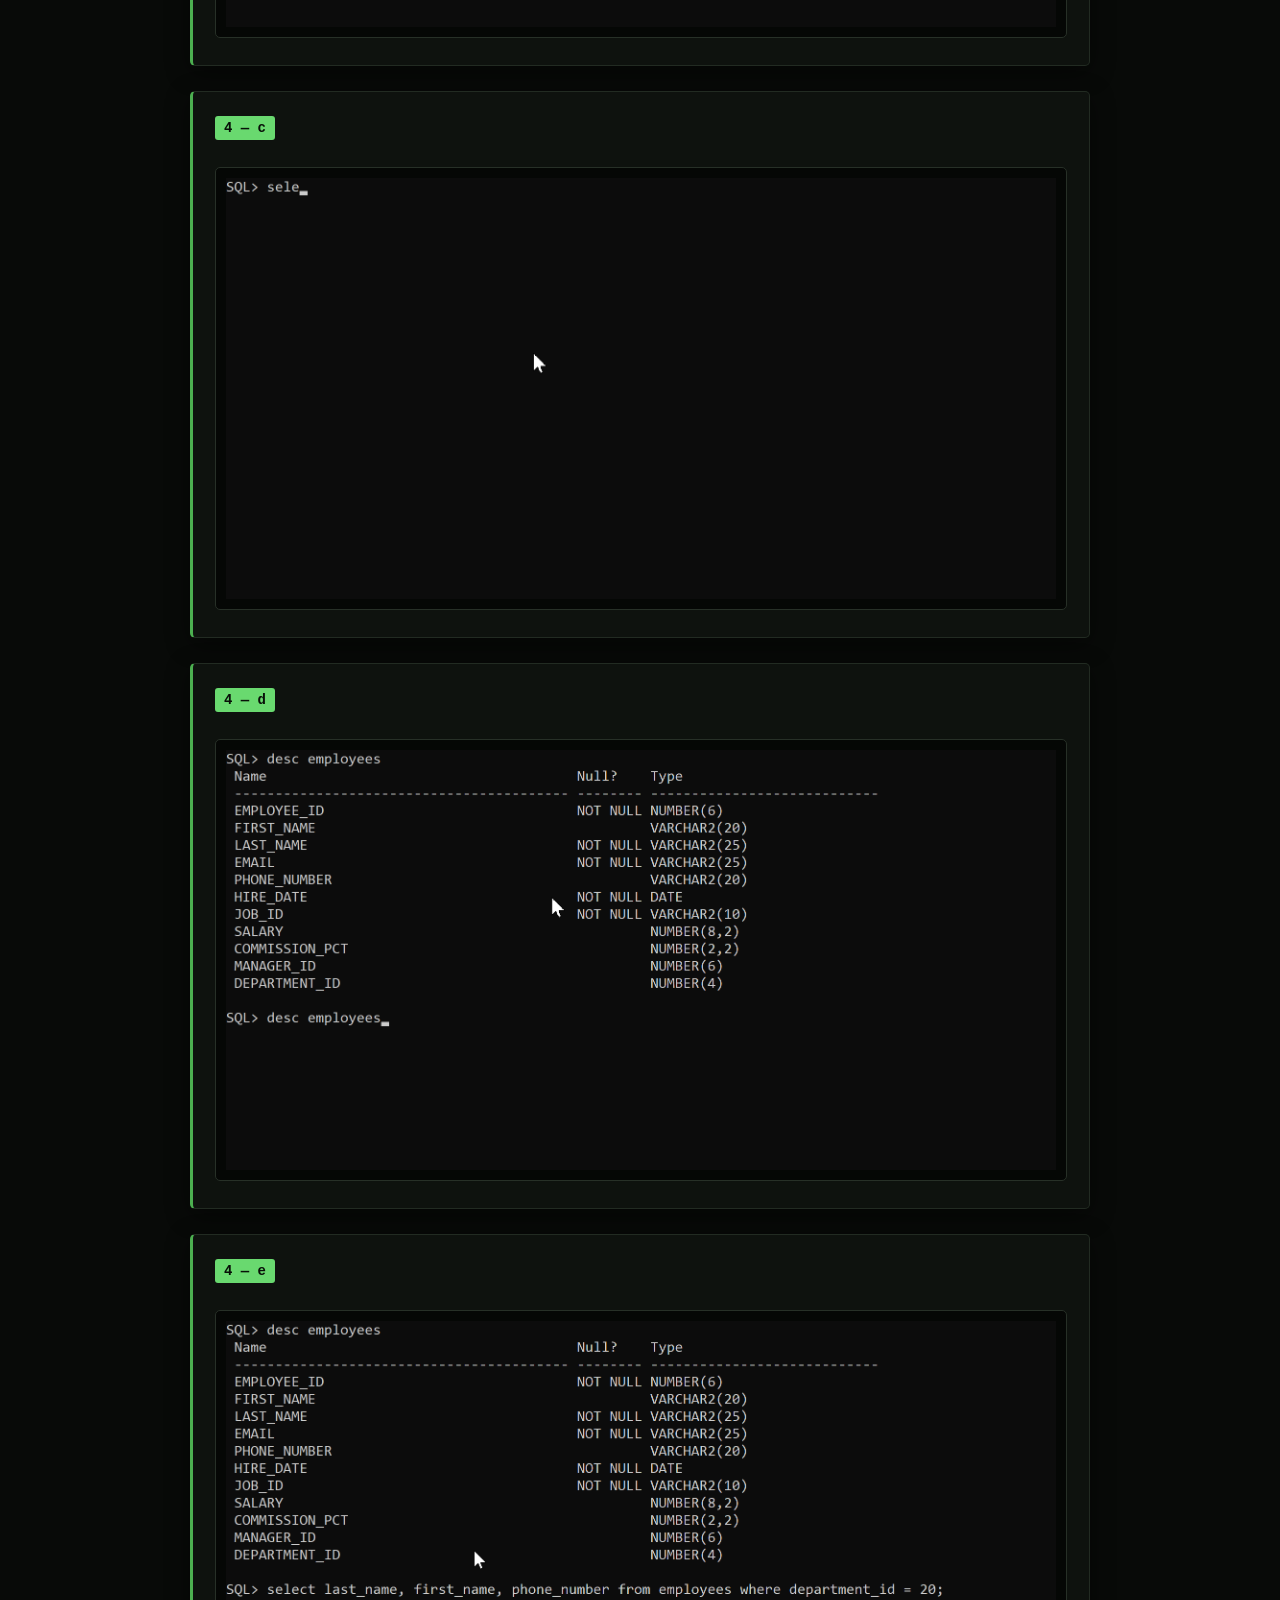
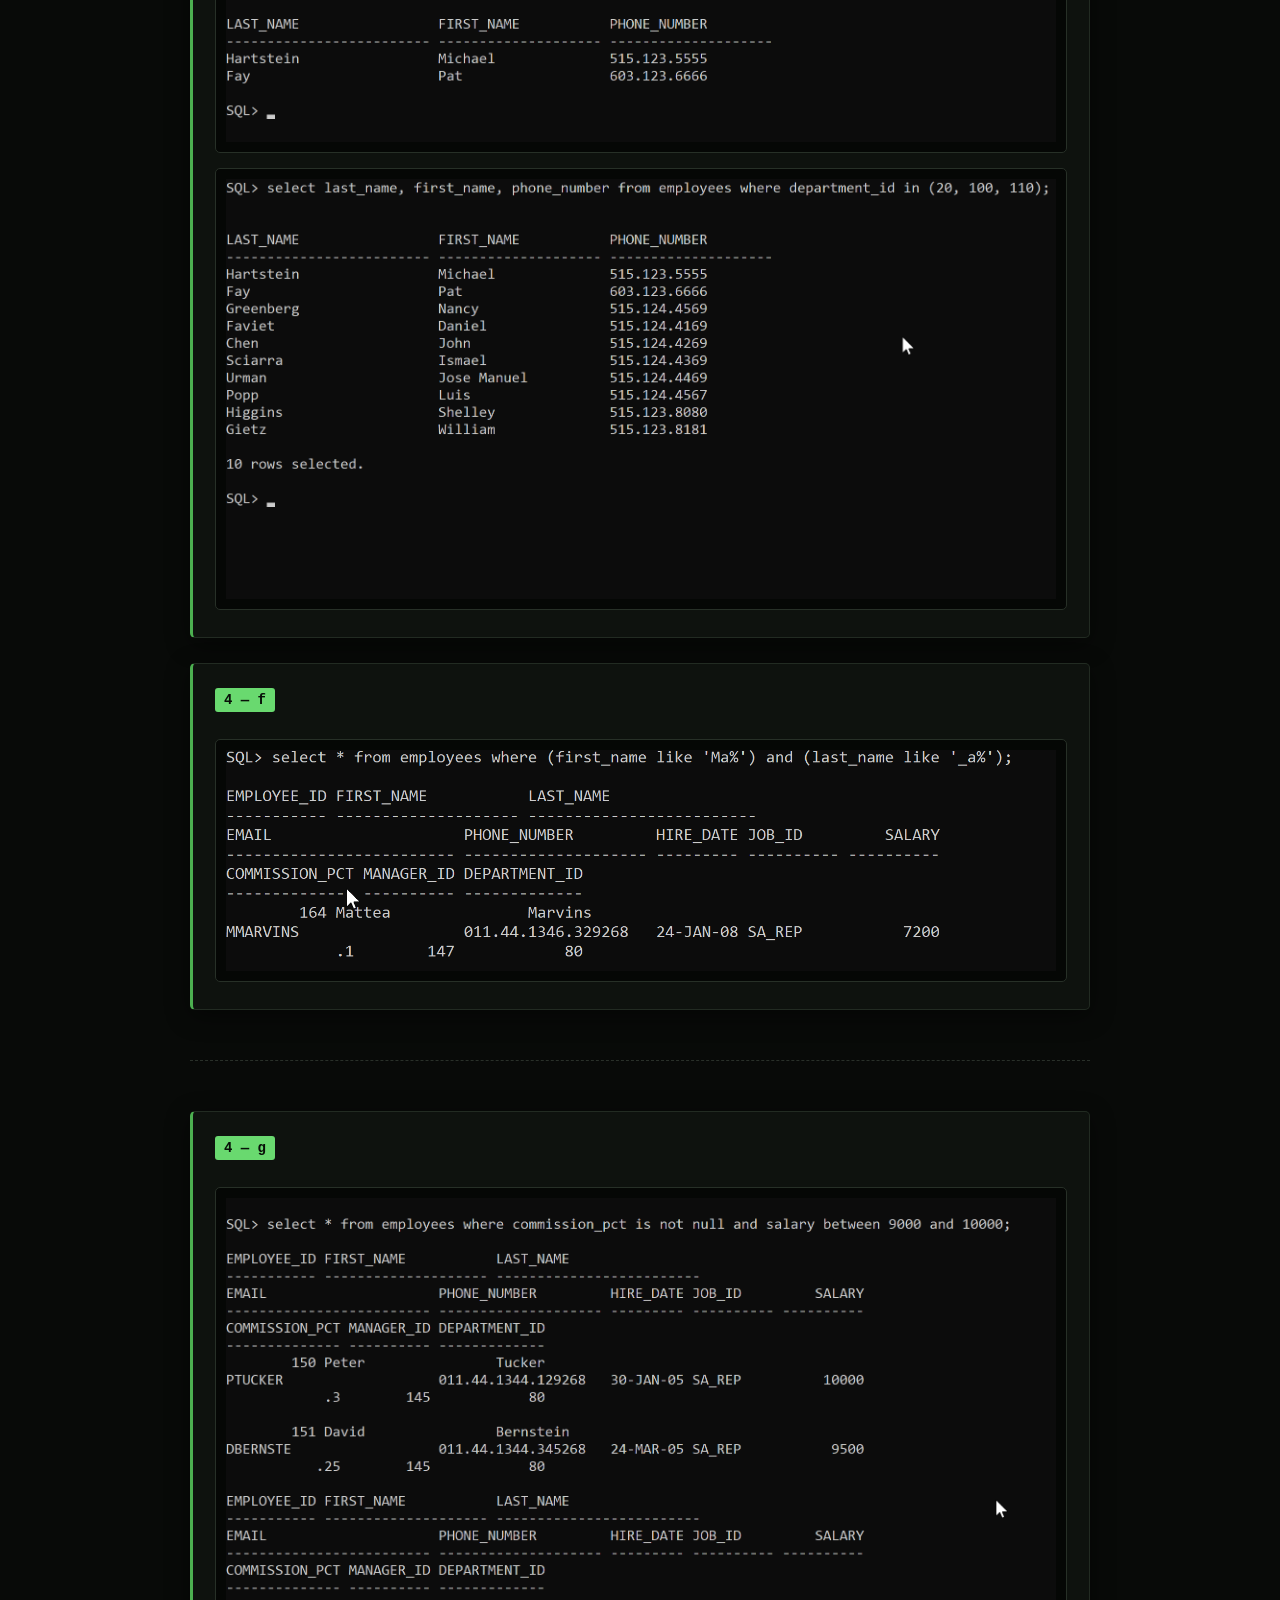
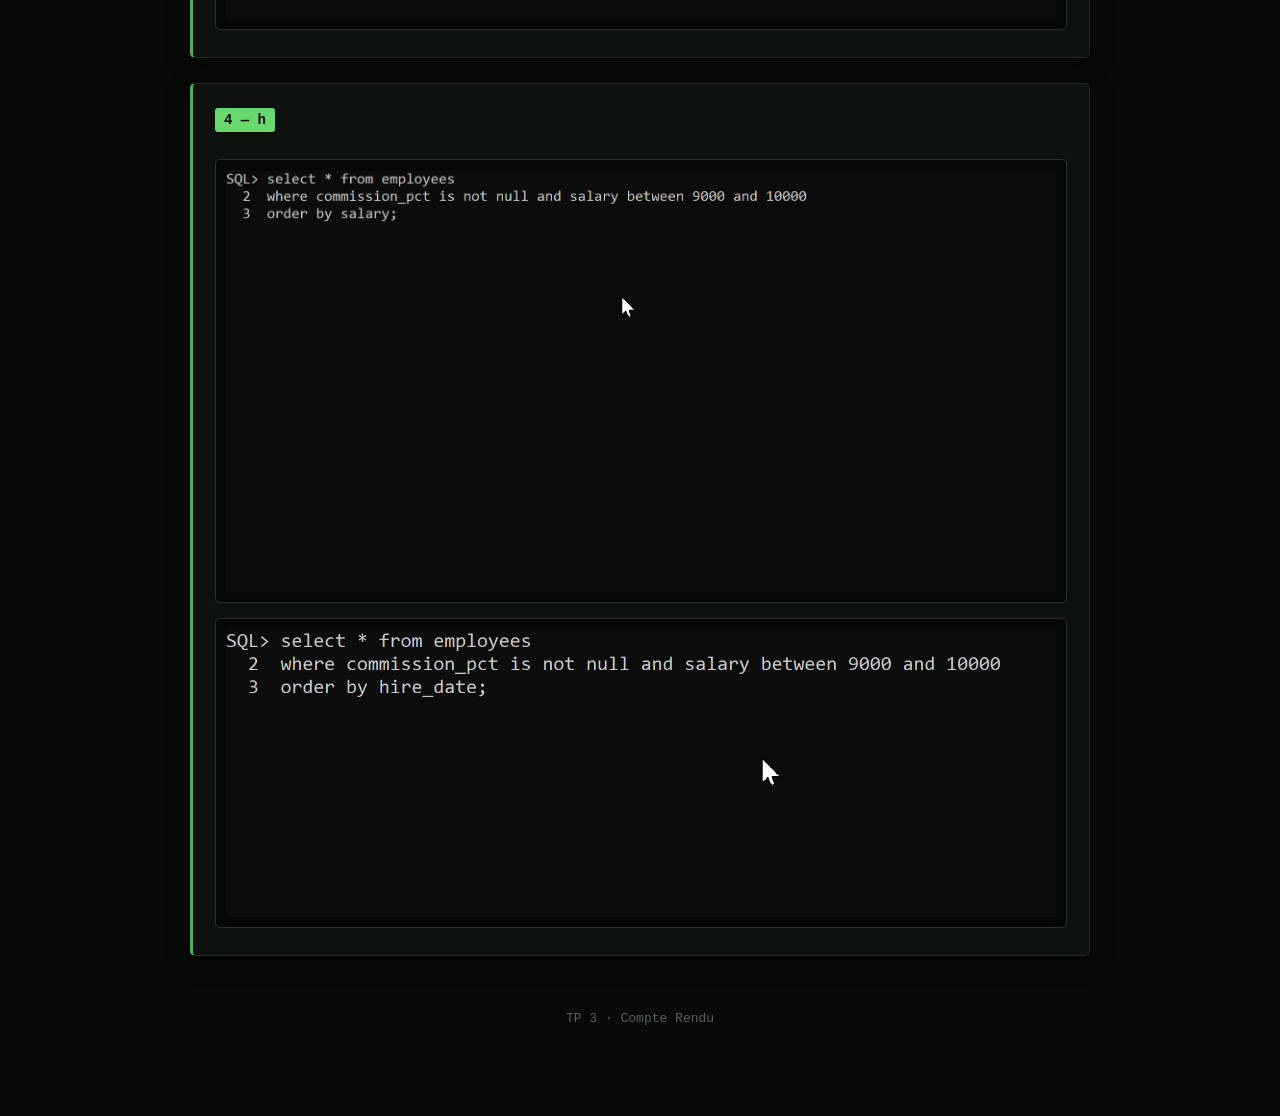
<file: workshops/databases/pw-3/pw-3.html>
<!doctype html>
<html lang="fr">
  <head>
    <meta charset="UTF-8" />
    <meta name="viewport" content="width=device-width, initial-scale=1.0" />
    <title>TP 3 — Compte Rendu</title>

    <style>
      * {
        box-sizing: border-box;
      }

      html {
        scroll-behavior: smooth;
      }

      body {
        margin: 0;
        background: #080a08;
        color: #d7e0d7;
        font:
          16px/1.6 Arial,
          Helvetica,
          sans-serif;
      }

      main {
        width: min(900px, calc(100% - 32px));
        margin: 40px auto;
      }

      header {
        margin-bottom: 35px;
        padding: 35px;
        background: #101410;
        border: 1px solid #263026;
        border-left: 4px solid #4caf50;
        box-shadow: 0 8px 30px #000;
      }

      header h1 {
        margin: 0;
        color: #7cff8b;
        font:
          bold clamp(28px, 5vw, 42px)/1.2 "Courier New",
          monospace;
        letter-spacing: 1px;
      }

      header p {
        margin: 10px 0 0;
        color: #899589;
        font-size: 16px;
      }

      .answer {
        margin: 25px 0;
        padding: 22px;
        background: #0e120e;
        border: 1px solid #222b22;
        border-left: 3px solid #4caf50;
        border-radius: 5px;
        box-shadow: 0 6px 25px rgba(0, 0, 0, 0.45);
      }

      .answer h2 {
        margin: 0 0 18px;
        color: #9aff9f;
        font:
          bold 20px/1.3 "Courier New",
          monospace;
      }

      figure {
        margin: 15px 0 5px;
        padding: 10px;
        background: #050705;
        border: 1px solid #273027;
        border-radius: 5px;
        overflow: hidden;
      }

      figure img {
        display: block;
        width: 100%;
        max-width: 100%;
        height: auto;
      }

      .label {
        display: inline-block;
        margin-bottom: 12px;
        padding: 4px 9px;
        color: #081008;
        background: #69d96f;
        border-radius: 3px;
        font:
          bold 14px "Courier New",
          monospace;
      }

      .page-break {
        height: 1px;
        margin: 50px 0;
        border-top: 1px dashed #293029;
        page-break-before: always;
      }

      footer {
        padding: 30px 0 50px;
        color: #566056;
        font:
          13px "Courier New",
          monospace;
        text-align: center;
      }

      @media (max-width: 600px) {
        main {
          width: calc(100% - 20px);
          margin: 15px auto;
        }

        header,
        .answer {
          padding: 18px;
        }

        body {
          font-size: 15px;
        }
      }

      @media print {
        body {
          color: #000;
          background: #fff;
        }

        header,
        .answer {
          background: #fff;
          box-shadow: none;
          border-color: #ccc;
        }

        header h1,
        .answer h2 {
          color: #000;
        }
      }
    </style>
  </head>

  <body>
    <main>
      <header>
        <h1>TP 3 : Compte Rendu</h1>
        <p>Travail pratique — réponses et captures d'écran</p>
      </header>

      <section class="answer">
        <span class="label">3</span>
        <figure>
          <img src="images/image5.gif" alt="Réponse à la question 3" />
        </figure>
      </section>

      <section class="answer">
        <span class="label">4 — a</span>
        <figure>
          <img src="images/image8.gif" alt="Réponse 4a" />
        </figure>
      </section>

      <section class="answer">
        <span class="label">4 — b</span>
        <figure>
          <img src="images/image11.gif" alt="Réponse 4b" />
        </figure>
      </section>

      <section class="answer">
        <span class="label">4 — c</span>
        <figure>
          <img src="images/image9.gif" alt="Réponse 4c" />
        </figure>
      </section>

      <section class="answer">
        <span class="label">4 — d</span>
        <figure>
          <img src="images/image4.gif" alt="Réponse 4d" />
        </figure>
      </section>

      <section class="answer">
        <span class="label">4 — e</span>

        <figure>
          <img src="images/image2.png" alt="Réponse 4e" />
        </figure>

        <figure>
          <img src="images/image1.png" alt="Réponse 4e" />
        </figure>
      </section>

      <section class="answer">
        <span class="label">4 — f</span>
        <figure>
          <img src="images/image7.png" alt="Réponse 4f" />
        </figure>
      </section>

      <div class="page-break"></div>

      <section class="answer">
        <span class="label">4 — g</span>
        <figure>
          <img src="images/image10.png" alt="Réponse 4g" />
        </figure>
      </section>

      <section class="answer">
        <span class="label">4 — h</span>

        <figure>
          <img src="images/image6.gif" alt="Réponse 4h" />
        </figure>

        <figure>
          <img src="images/image3.gif" alt="Réponse 4h" />
        </figure>
      </section>

      <footer>TP 3 · Compte Rendu</footer>
    </main>
  </body>
</html>
</file>
<file: style.css>
@import url('https://fonts.googleapis.com/css2?family=DM+Sans:wght@400;500;600;700&family=Space+Grotesk:wght@500;600;700&display=swap');
:root {
    --bg: #0a0a0f;
    --surface: #111119;
    --surface-hover: #181821;
    --text: #f5f5f7;
    --muted: #92929f;
    --accent: #8b5cf6;
    --accent-light: #a78bfa;
    --border: rgba(255, 255, 255, 0.08);
}

* {
    margin: 0;
    padding: 0;
    box-sizing: border-box;
}

html {
    scroll-behavior: smooth;
}

body {
    font-family: "DM Sans", sans-serif;
    background: var(--bg);
    color: var(--text);
    min-height: 100vh;
}

a {
    color: inherit;
    text-decoration: none;
}

/* =========================
   HERO
========================= */

.hero {
    min-height: 85vh;
    position: relative;
    overflow: hidden;
    display: flex;
    flex-direction: column;
    background:
        radial-gradient(circle at 80% 30%, rgba(139, 92, 246, 0.18), transparent 30%),
        radial-gradient(circle at 15% 80%, rgba(59, 130, 246, 0.08), transparent 30%),
        var(--bg);
}

.hero::before {
    content: "";
    position: absolute;
    inset: 0;
    opacity: 0.25;
    background-image:
        linear-gradient(rgba(255,255,255,0.03) 1px, transparent 1px),
        linear-gradient(90deg, rgba(255,255,255,0.03) 1px, transparent 1px);
    background-size: 50px 50px;
    mask-image: linear-gradient(to bottom, black, transparent);
    pointer-events: none;
}

.navbar {
    width: min(1150px, 90%);
    margin: 0 auto;
    padding: 30px 0;
    display: flex;
    justify-content: space-between;
    align-items: center;
    position: relative;
    z-index: 2;
}

.logo {
    font-family: "Space Grotesk", sans-serif;
    font-size: 1.3rem;
    font-weight: 700;
    letter-spacing: -0.5px;
}

.logo::before {
    content: "◆";
    color: var(--accent-light);
    font-size: 0.7rem;
    margin-right: 9px;
}

.nav-link {
    color: var(--muted);
    font-size: 0.9rem;
    transition: color 0.2s ease;
}

.nav-link:hover {
    color: white;
}

.hero-content {
    width: min(1150px, 90%);
    margin: auto;
    padding: 80px 0 120px;
    position: relative;
    z-index: 1;
}

.badge,
.section-label {
    display: inline-block;
    color: var(--accent-light);
    font-size: 0.75rem;
    font-weight: 700;
    letter-spacing: 2px;
    margin-bottom: 22px;
}

.badge {
    padding: 8px 13px;
    border: 1px solid rgba(167, 139, 250, 0.25);
    background: rgba(139, 92, 246, 0.08);
    border-radius: 100px;
}

.hero h2 {
    max-width: 800px;
    font-family: "Space Grotesk", sans-serif;
    font-size: clamp(3.5rem, 8vw, 7rem);
    line-height: 0.95;
    letter-spacing: -5px;
    margin-bottom: 30px;
}

.hero h2 span {
    color: transparent;
    -webkit-text-stroke: 1px var(--accent-light);
}

.hero-content p {
    max-width: 550px;
    color: var(--muted);
    font-size: 1.05rem;
    line-height: 1.7;
    margin-bottom: 35px;
}

.btn {
    display: inline-flex;
    align-items: center;
    padding: 13px 20px;
    border-radius: 8px;
    background: white;
    color: #0a0a0f;
    font-weight: 600;
    font-size: 0.9rem;
    transition: all 0.25s ease;
}

.btn:hover {
    background: var(--accent-light);
    transform: translateY(-2px);
}

/* =========================
   WORKSHOPS
========================= */

.workshops-section {
    width: min(1150px, 90%);
    margin: 0 auto;
    padding: 110px 0;
}

.section-heading {
    margin-bottom: 50px;
}

.section-heading h2 {
    font-family: "Space Grotesk", sans-serif;
    font-size: clamp(2rem, 5vw, 3.5rem);
    letter-spacing: -2px;
    margin-bottom: 10px;
}

.section-heading p {
    color: var(--muted);
}

.workshops-container {
    display: flex;
    flex-wrap: wrap;
    gap: 18px;
}

.workshop-card {
    position: relative;
    flex: 1 1 calc(33.333% - 18px);
    min-width: 280px;
    min-height: 260px;
    padding: 28px;
    border: 1px solid var(--border);
    border-radius: 16px;
    background: var(--surface);
    overflow: hidden;
    display: flex;
    flex-direction: column;
    justify-content: flex-end;
    transition:
        transform 0.3s ease,
        border-color 0.3s ease,
        background 0.3s ease;
}

.workshop-card::before {
    content: "";
    position: absolute;
    width: 150px;
    height: 150px;
    top: -70px;
    right: -70px;
    background: var(--accent);
    border-radius: 50%;
    filter: blur(60px);
    opacity: 0;
    transition: opacity 0.3s ease;
}

.workshop-card:hover {
    transform: translateY(-7px);
    border-color: rgba(167, 139, 250, 0.4);
    background: var(--surface-hover);
}

.workshop-card:hover::before {
    opacity: 0.2;
}

.card-number {
    position: absolute;
    top: 22px;
    right: 25px;
    color: #444450;
    font-size: 0.7rem;
    font-weight: 700;
}

.card-icon {
    position: absolute;
    top: 25px;
    left: 27px;
    width: 48px;
    height: 48px;
    border-radius: 10px;
    display: flex;
    align-items: center;
    justify-content: center;
    background: rgba(139, 92, 246, 0.1);
    border: 1px solid rgba(139, 92, 246, 0.18);
    color: var(--accent-light);
    font-family: "Space Grotesk", sans-serif;
    font-size: 0.8rem;
    font-weight: 700;
}

.card-content {
    position: relative;
    z-index: 1;
}

.card-content h3 {
    font-family: "Space Grotesk", sans-serif;
    font-size: 1.25rem;
    margin-bottom: 8px;
}

.card-content p {
    color: var(--muted);
    font-size: 0.88rem;
    line-height: 1.5;
    max-width: 220px;
}

.arrow {
    position: absolute;
    right: 25px;
    bottom: 25px;
    font-size: 1.3rem;
    color: var(--muted);
    transition:
        transform 0.25s ease,
        color 0.25s ease;
}

.workshop-card:hover .arrow {
    color: var(--accent-light);
    transform: translateX(5px);
}

/* =========================
   FOOTER
========================= */

footer {
    border-top: 1px solid var(--border);
    padding: 30px 5%;
    text-align: center;
    color: #5f5f6b;
    font-size: 0.8rem;
}

/* =========================
   RESPONSIVE
========================= */

@media (max-width: 850px) {
    .workshop-card {
        flex: 1 1 calc(50% - 18px);
    }

    .hero-content {
        padding-top: 60px;
    }
}

@media (max-width: 600px) {
    .hero {
        min-height: 80vh;
    }

    .navbar {
        padding: 22px 0;
    }

    .hero h2 {
        letter-spacing: -3px;
    }

    .hero-content {
        padding: 50px 0 80px;
    }

    .workshops-section {
        padding: 80px 0;
    }

    .workshop-card {
        flex: 1 1 100%;
        min-height: 230px;
    }
}

.card-meta {
    display: flex;
    align-items: center;
    gap: 8px;
    margin-bottom: 14px;
    flex-wrap: wrap;
}

.card-meta span {
    display: inline-flex;
    align-items: center;
    padding: 5px 9px;
    border-radius: 6px;
    background: rgba(255, 255, 255, 0.04);
    border: 1px solid rgba(255, 255, 255, 0.07);
    color: #8f8f9c;
    font-size: 0.7rem;
    font-weight: 500;
}

.card-meta span:last-child {
    color: var(--accent-light);
    background: rgba(139, 92, 246, 0.08);
    border-color: rgba(139, 92, 246, 0.15);
}
</file>
